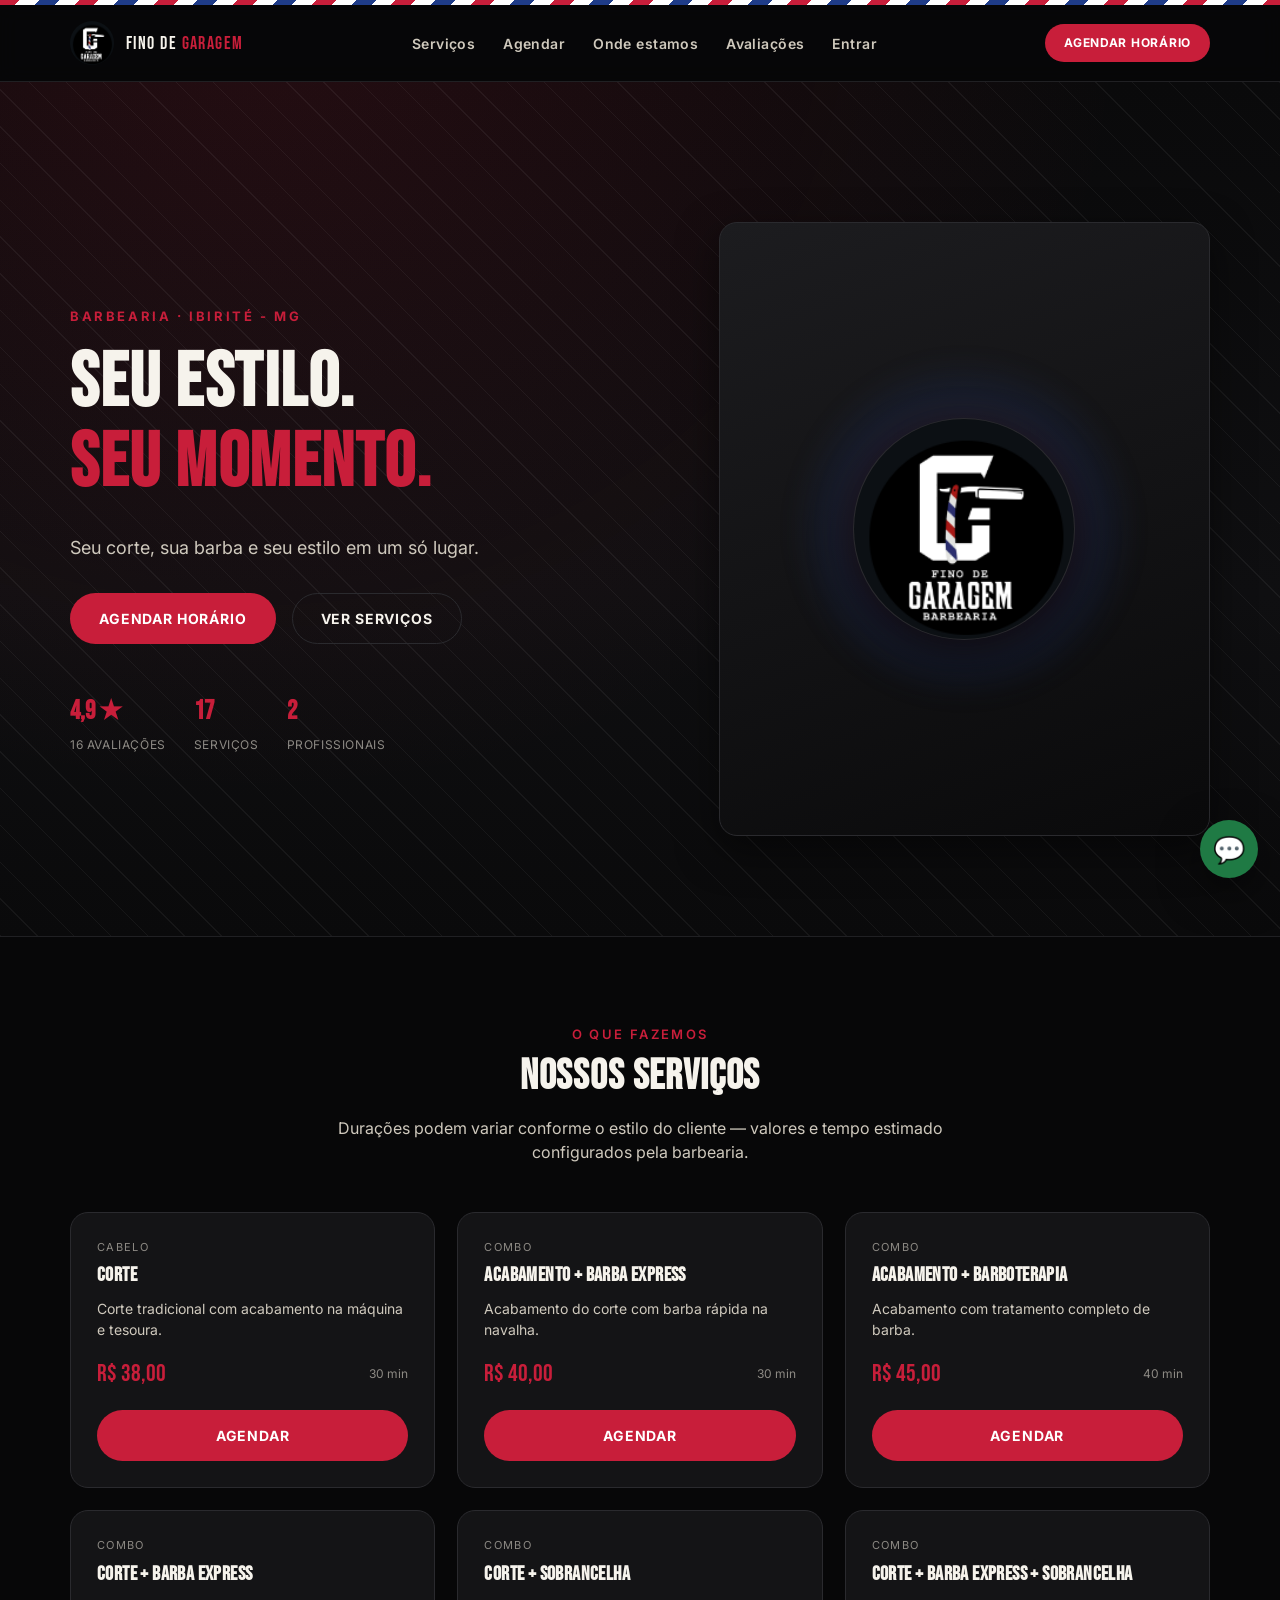
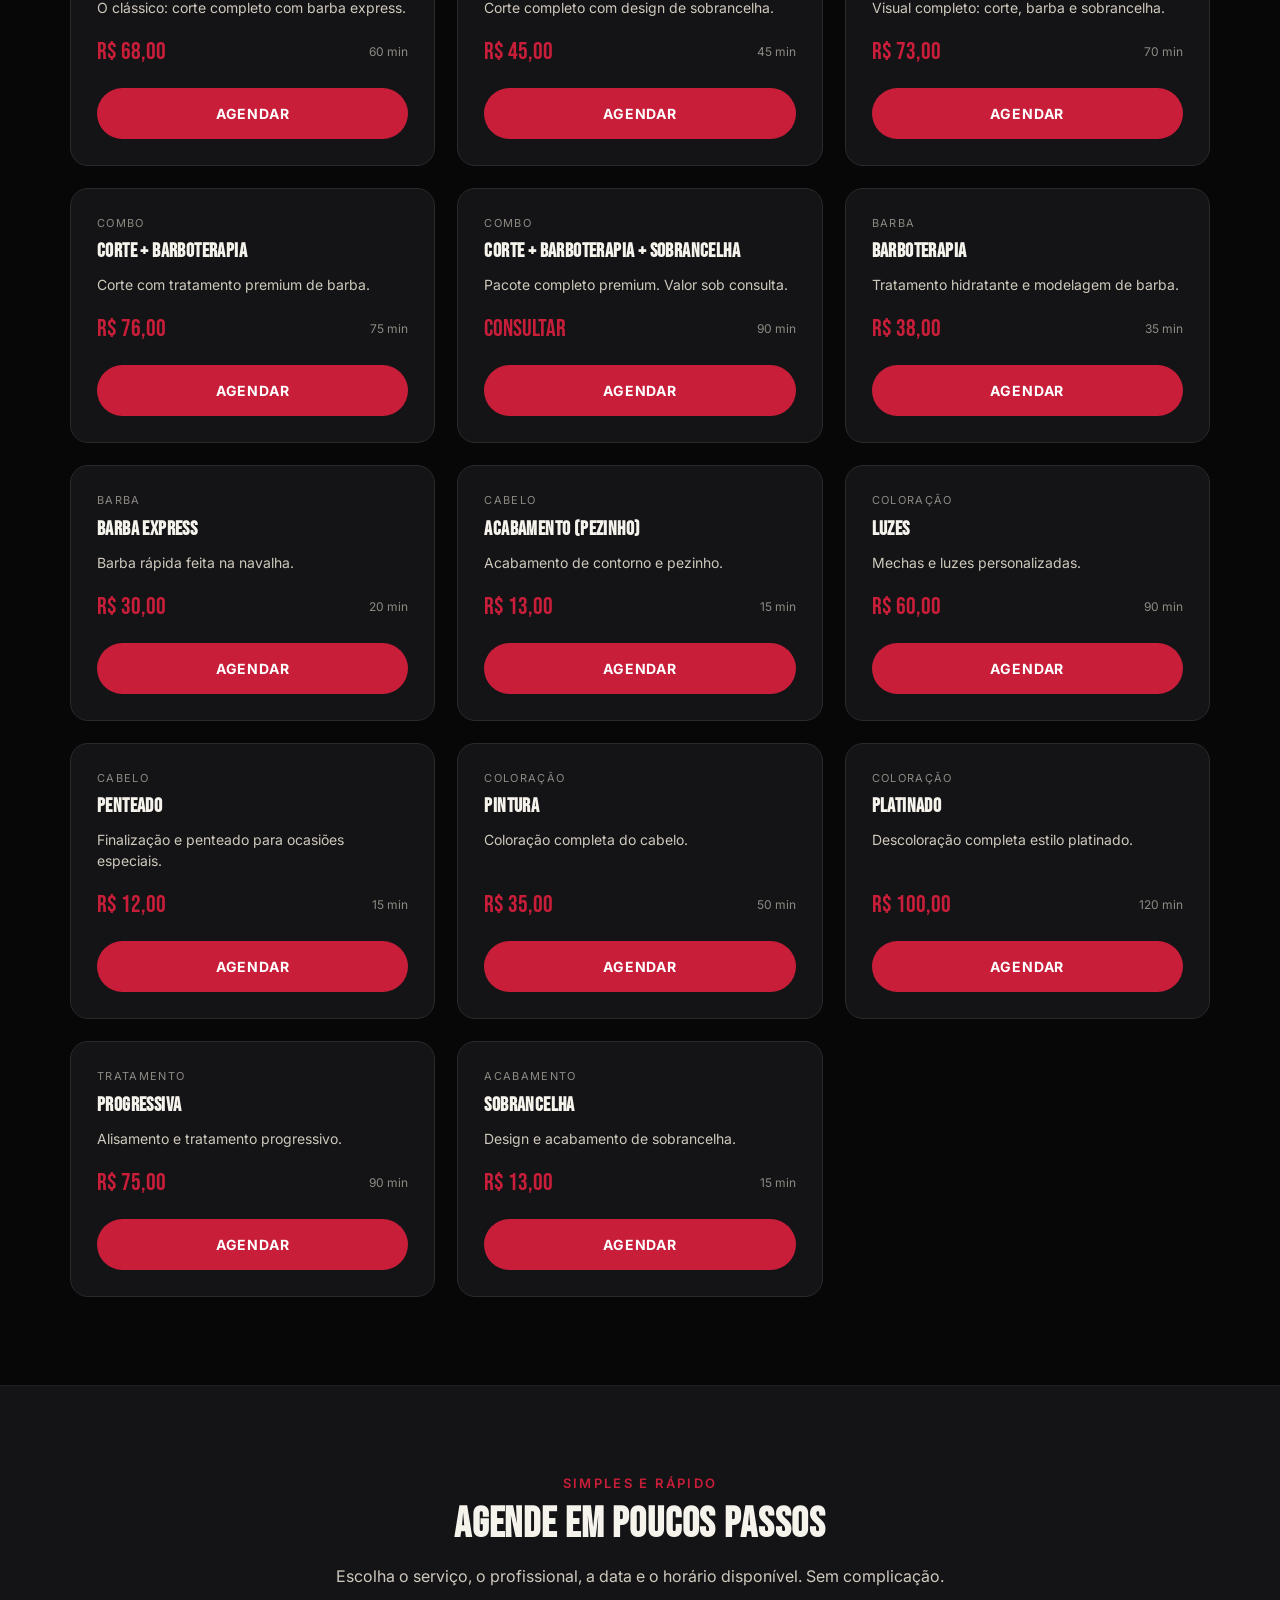
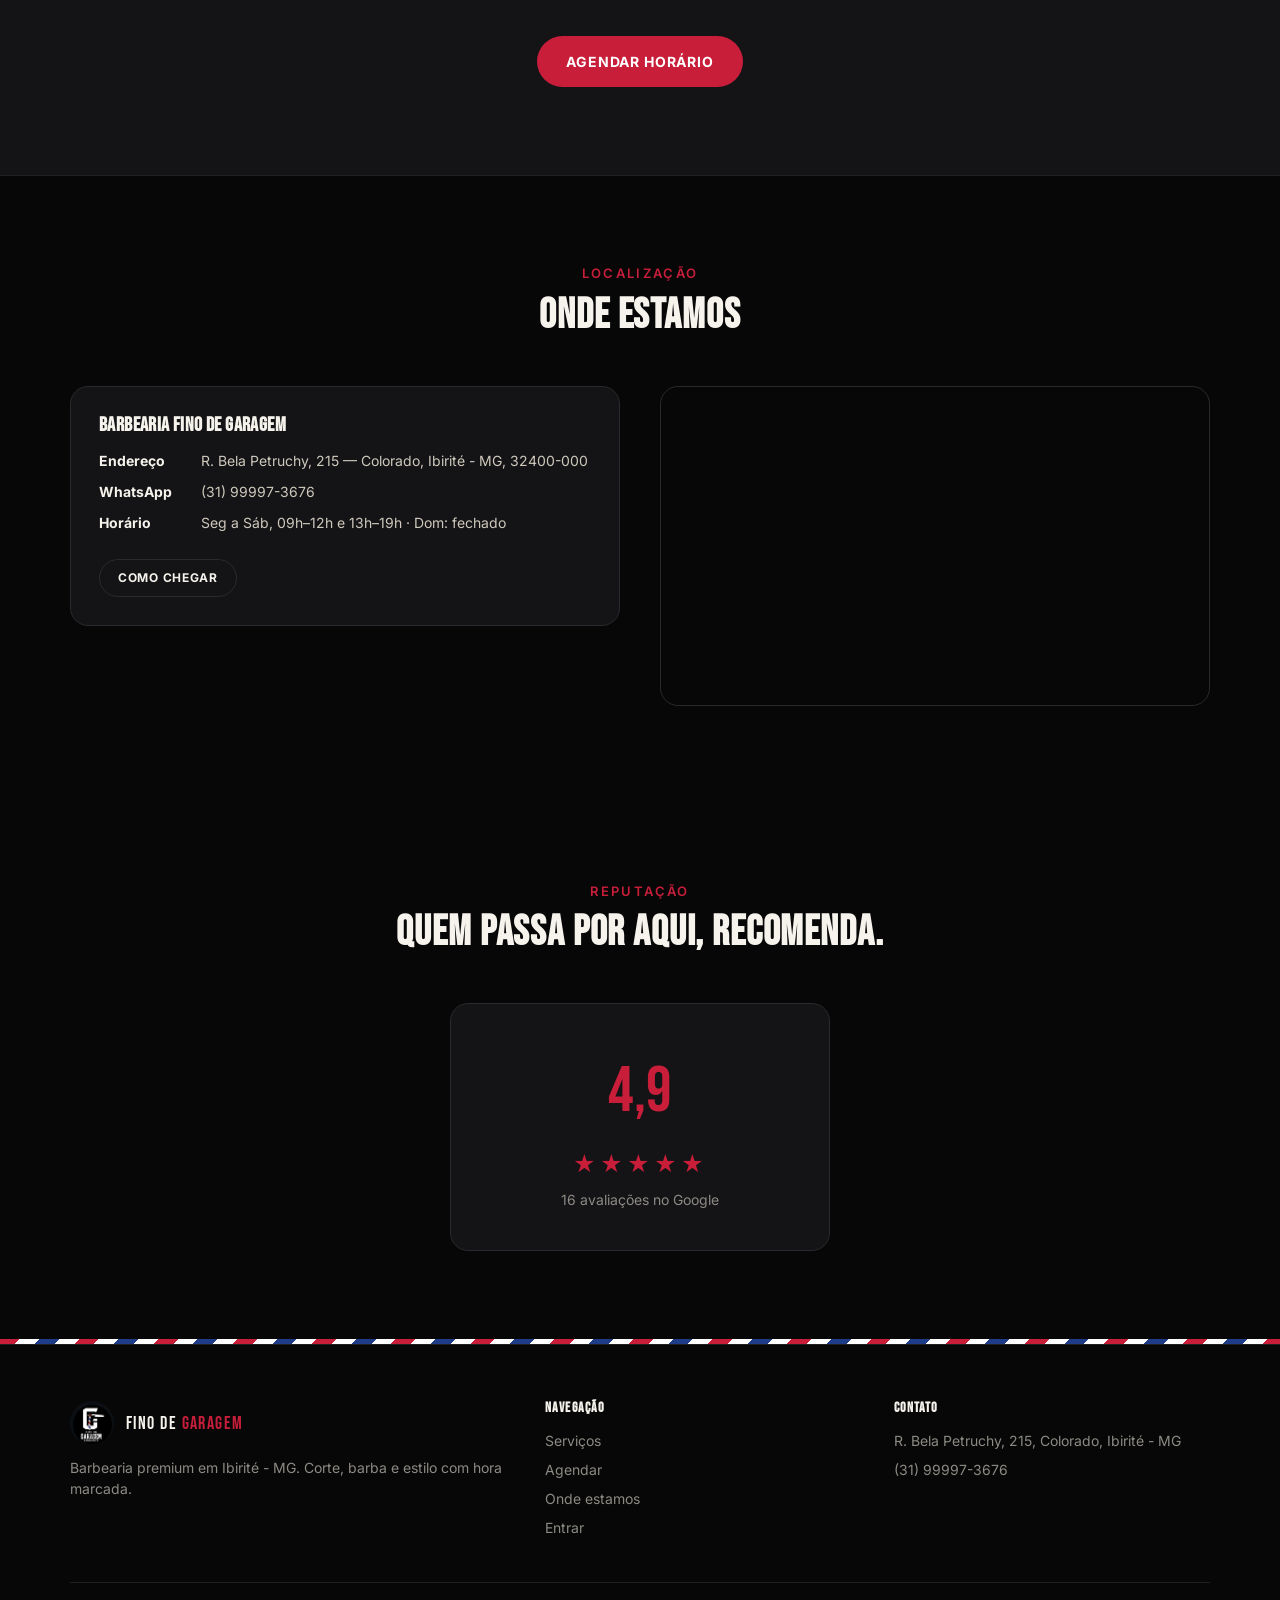
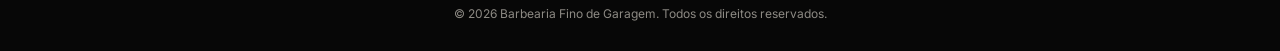
<file: index.html>
<!DOCTYPE html>
<html lang="pt-BR">
<head>
<meta charset="UTF-8" />
<meta name="viewport" content="width=device-width, initial-scale=1.0" />
<title>Barbearia Fino de Garagem | Corte, Barba e Estilo em Ibirité</title>
<meta name="description" content="Agende corte, barba e tratamentos na Barbearia Fino de Garagem, em Ibirité - MG. Agendamento online rápido, profissionais experientes e atendimento premium." />
<meta name="theme-color" content="#070708" />

<meta property="og:type" content="business.business" />
<meta property="og:title" content="Barbearia Fino de Garagem | Ibirité - MG" />
<meta property="og:description" content="Seu corte, sua barba e seu estilo em um só lugar. Agende online." />
<meta property="og:image" content="assets/logo.png" />

<link rel="icon" href="assets/logo.png" type="image/png" />
<link rel="preconnect" href="https://fonts.googleapis.com" />
<link href="https://fonts.googleapis.com/css2?family=Bebas+Neue&family=Inter:wght@400;500;600;700;800&display=swap" rel="stylesheet" />
<link rel="stylesheet" href="css/style.css" />
<link rel="stylesheet" href="css/responsive.css" />

<script type="application/ld+json">
{
  "@context": "https://schema.org",
  "@type": "BarberShop",
  "name": "Barbearia Fino de Garagem",
  "image": "assets/logo.png",
  "address": {
    "@type": "PostalAddress",
    "streetAddress": "R. Bela Petruchy, 215",
    "addressLocality": "Ibirité",
    "addressRegion": "MG",
    "postalCode": "32400-000",
    "addressCountry": "BR"
  },
  "telephone": "+5531999973676",
  "aggregateRating": {
    "@type": "AggregateRating",
    "ratingValue": "4.9",
    "reviewCount": "16"
  },
  "openingHoursSpecification": [
    { "@type": "OpeningHoursSpecification", "dayOfWeek": ["Monday","Tuesday","Wednesday","Thursday","Friday","Saturday"], "opens": "09:00", "closes": "12:00" },
    { "@type": "OpeningHoursSpecification", "dayOfWeek": ["Monday","Tuesday","Wednesday","Thursday","Friday","Saturday"], "opens": "13:00", "closes": "19:00" }
  ]
}
</script>
</head>
<body>

<div class="barber-stripe"></div>
<header class="site-header">
  <div class="container">
    <a href="index.html" class="brand">
      <img src="assets/logo.png" alt="Fino de Garagem" class="brand-logo-img" />
      <span class="brand-name">FINO DE <span>GARAGEM</span></span>
    </a>
    <nav class="main-nav" aria-label="Navegação principal">
      <a href="#servicos">Serviços</a>
      <a href="#agendar">Agendar</a>
      <a href="#onde-estamos">Onde estamos</a>
      <a href="#avaliacoes">Avaliações</a>
      <a href="pages/login.html">Entrar</a>
    </nav>
    <div class="header-actions">
      <a href="pages/agendamento.html" class="btn btn-primary btn-sm">Agendar horário</a>
      <button class="nav-toggle" aria-label="Abrir menu"><span></span></button>
    </div>
  </div>
</header>

<main>
  <section class="hero" id="topo">
    <div class="container">
      <div>
        <span class="hero-eyebrow">Barbearia · Ibirité - MG</span>
        <h1>SEU ESTILO.<br><span class="accent">SEU MOMENTO.</span></h1>
        <p class="hero-sub">Seu corte, sua barba e seu estilo em um só lugar.</p>
        <div class="hero-ctas">
          <a href="pages/agendamento.html" class="btn btn-primary">Agendar horário</a>
          <a href="#servicos" class="btn btn-outline">Ver serviços</a>
        </div>
        <div class="hero-badges">
          <div class="hero-badge"><strong>4,9 ★</strong><span>16 avaliações</span></div>
          <div class="hero-badge"><strong>17</strong><span>serviços</span></div>
          <div class="hero-badge"><strong>2</strong><span>profissionais</span></div>
        </div>
      </div>
      <div class="hero-art">
        <img src="assets/logo.png" alt="Logo Fino de Garagem" class="brand-logo-img lg" />
      </div>
    </div>
  </section>

  <section class="section" id="servicos">
    <div class="container">
      <div class="section-head">
        <span class="eyebrow">O que fazemos</span>
        <h2>Nossos serviços</h2>
        <p>Durações podem variar conforme o estilo do cliente — valores e tempo estimado configurados pela barbearia.</p>
      </div>
      <div class="services-grid" id="servicesGrid"></div>
    </div>
  </section>

  <section class="section" id="agendar" style="background:var(--charcoal);border-top:1px solid var(--line-soft);border-bottom:1px solid var(--line-soft);">
    <div class="container text-center">
      <div class="section-head">
        <span class="eyebrow">Simples e rápido</span>
        <h2>Agende em poucos passos</h2>
        <p>Escolha o serviço, o profissional, a data e o horário disponível. Sem complicação.</p>
      </div>
      <a href="pages/agendamento.html" class="btn btn-primary">Agendar horário</a>
    </div>
  </section>

  <section class="section" id="onde-estamos">
    <div class="container">
      <div class="section-head">
        <span class="eyebrow">Localização</span>
        <h2>Onde estamos</h2>
      </div>
      <div class="two-col">
        <div class="info-card">
          <h3 id="addressTitle">Barbearia Fino de Garagem</h3>
          <div class="info-row"><strong>Endereço</strong><span id="addressLine">R. Bela Petruchy, 215 — Colorado, Ibirité - MG, 32400-000</span></div>
          <div class="info-row"><strong>WhatsApp</strong><span>(31) 99997-3676</span></div>
          <div class="info-row"><strong>Horário</strong><span>Seg a Sáb, 09h–12h e 13h–19h · Dom: fechado</span></div>
          <a href="#" id="comoChegarBtn" target="_blank" rel="noopener" class="btn btn-outline btn-sm mt-16">Como chegar</a>
        </div>
        <div class="map-embed">
          <iframe id="mapFrame" loading="lazy" referrerpolicy="no-referrer-when-downgrade" title="Mapa da Barbearia Fino de Garagem"></iframe>
        </div>
      </div>
    </div>
  </section>

  <section class="section" id="avaliacoes">
    <div class="container">
      <div class="section-head">
        <span class="eyebrow">Reputação</span>
        <h2>Quem passa por aqui, recomenda.</h2>
      </div>
      <div class="rating-block" style="max-width:380px;margin:0 auto;">
        <div class="rating-score" id="ratingScore">4,9</div>
        <div class="rating-stars">★★★★★</div>
        <div class="rating-count" id="ratingCount">16 avaliações no Google</div>
      </div>
    </div>
  </section>
</main>

<div class="barber-stripe"></div>

<footer class="site-footer">
  <div class="container">
    <div class="footer-grid">
      <div class="footer-col">
        <div class="brand" style="margin-bottom:12px;">
          <img src="assets/logo.png" alt="Fino de Garagem" class="brand-logo-img" />
          <span class="brand-name">FINO DE <span>GARAGEM</span></span>
        </div>
        <p>Barbearia premium em Ibirité - MG. Corte, barba e estilo com hora marcada.</p>
      </div>
      <div class="footer-col">
        <h4>Navegação</h4>
        <a href="#servicos">Serviços</a>
        <a href="pages/agendamento.html">Agendar</a>
        <a href="#onde-estamos">Onde estamos</a>
        <a href="pages/login.html">Entrar</a>
      </div>
      <div class="footer-col">
        <h4>Contato</h4>
        <p id="footerAddress">R. Bela Petruchy, 215, Colorado, Ibirité - MG</p>
        <a href="#" id="footerWhatsapp" target="_blank" rel="noopener">(31) 99997-3676</a>
      </div>
    </div>
    <div class="footer-bottom">© 2026 Barbearia Fino de Garagem. Todos os direitos reservados.</div>
  </div>
</footer>

<a href="#" class="whatsapp-float" target="_blank" rel="noopener" aria-label="Falar com a barbearia no WhatsApp">💬</a>

<script src="js/data.js"></script>
<script src="js/auth.js"></script>
<script src="js/main.js"></script>
<script>
(function () {
  const { db, ui } = window.FDG;
  const settings = db.getSettings();

  document.getElementById("addressLine").textContent =
    `${settings.address.street}, ${settings.address.number} — ${settings.address.neighborhood}, ${settings.address.city} - ${settings.address.state}, ${settings.address.zip}`;
  document.getElementById("footerAddress").textContent =
    `${settings.address.street}, ${settings.address.number}, ${settings.address.neighborhood}, ${settings.address.city} - ${settings.address.state}`;
  document.getElementById("ratingScore").textContent = settings.rating.toFixed(1).replace(".", ",");
  document.getElementById("ratingCount").textContent = `${settings.reviewsCount} avaliações no Google`;

  const mapsQuery = encodeURIComponent(settings.mapsQuery);
  document.getElementById("mapFrame").src = `https://maps.google.com/maps?q=${mapsQuery}&output=embed`;
  document.getElementById("comoChegarBtn").href = `https://www.google.com/maps/dir/?api=1&destination=${mapsQuery}`;

  const waLink = ui.whatsappLink("Olá! Gostaria de agendar um horário na Fino de Garagem.");
  document.getElementById("footerWhatsapp").href = waLink;

  const grid = document.getElementById("servicesGrid");
  grid.innerHTML = db.getServices().map((s) => `
    <div class="service-card">
      <span class="cat">${ui.escapeHtml(s.category)}</span>
      <h3>${ui.escapeHtml(s.name)}</h3>
      <p class="desc">${ui.escapeHtml(s.description)}</p>
      <div class="meta">
        <span class="price">${s.price !== null ? ui.formatBRL(s.price) : "Consultar"}</span>
        <span class="duration">${s.duration} min</span>
      </div>
      <a href="pages/agendamento.html?service=${s.id}" class="btn btn-primary btn-block">Agendar</a>
    </div>
  `).join("");
})();
</script>
</body>
</html>
</file>
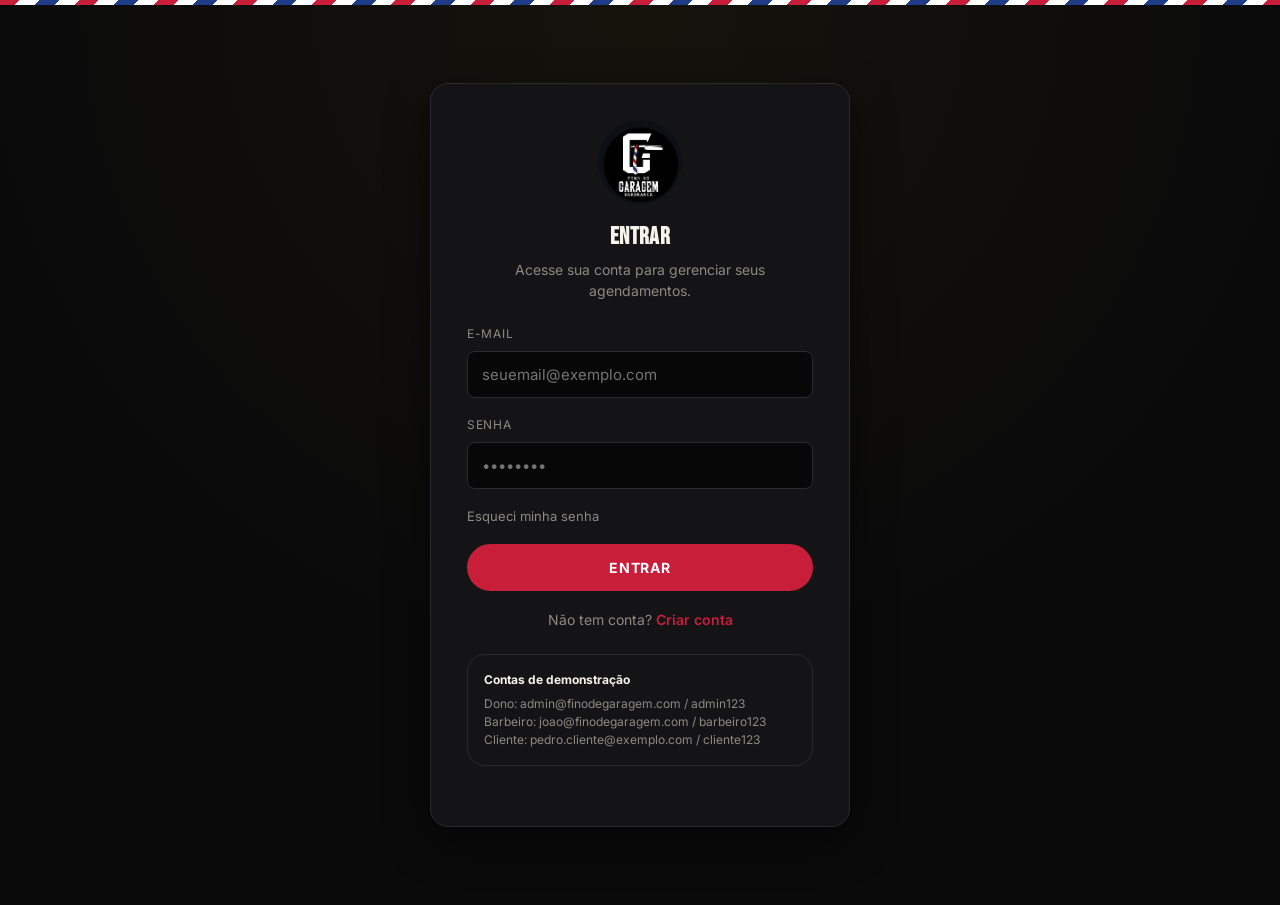
<file: pages/admin.html>
<!DOCTYPE html>
<html lang="pt-BR">
<head>
<meta charset="UTF-8" />
<meta name="viewport" content="width=device-width, initial-scale=1.0" />
<title>Painel Administrativo | Fino de Garagem</title>
<link rel="icon" href="../assets/logo.png" type="image/png" />
<link rel="preconnect" href="https://fonts.googleapis.com" />
<link href="https://fonts.googleapis.com/css2?family=Bebas+Neue&family=Inter:wght@400;500;600;700;800&display=swap" rel="stylesheet" />
<link rel="stylesheet" href="../css/style.css" />
<link rel="stylesheet" href="../css/responsive.css" />
</head>
<body>

<div class="barber-stripe"></div>
<div class="mobile-topbar">
  <div class="brand"><img src="../assets/logo.png" alt="Fino de Garagem" class="brand-logo-img sidebar" /><span class="brand-name">FINO DE <span>GARAGEM</span></span></div>
  <button class="nav-toggle sidebar-toggle" aria-label="Abrir menu"><span></span></button>
</div>

<div class="app-shell" id="adminApp">
  <aside class="app-sidebar">
    <div class="brand"><img src="../assets/logo.png" alt="Fino de Garagem" class="brand-logo-img sidebar" /><span class="brand-name">FINO DE <span>GARAGEM</span></span></div>
    <nav class="sidebar-nav">
      <a href="#" class="active" data-section-link="dashboard">📊 Dashboard</a>
      <a href="#" data-section-link="agenda">📅 Agenda</a>
      <a href="#" data-section-link="appointments">🗂️ Agendamentos</a>
      <a href="#" data-section-link="clients">👥 Clientes</a>
      <a href="#" data-section-link="services">✂️ Serviços</a>
      <a href="#" data-section-link="hours">🕒 Horários</a>
      <a href="#" data-section-link="blocks">🚫 Bloqueios</a>
      <a href="#" data-section-link="finance">💵 Financeiro</a>
      <a href="#" data-section-link="commissions">🤝 Comissões</a>
      <a href="#" data-section-link="settings">⚙️ Configurações</a>
    </nav>
    <div class="sidebar-foot">
      <div class="avatar" data-user-initials></div>
      <div class="who"><strong data-user-name></strong><span>Administrador</span></div>
      <button class="btn btn-ghost btn-sm" id="logoutBtn">Saída</button>
    </div>
  </aside>

  <main class="app-main">
    <!-- DASHBOARD -->
    <section data-section="dashboard">
      <div class="app-topbar"><div><h1>Dashboard</h1><p class="sub">Visão geral da barbearia.</p></div></div>

      <h3 style="font-size:13px;color:var(--muted);text-transform:uppercase;letter-spacing:.08em;margin-bottom:12px;">Hoje</h3>
      <div class="kpi-grid">
        <div class="kpi-card"><div class="label">Agendamentos</div><div class="value" id="dashTodayCount">0</div></div>
        <div class="kpi-card"><div class="label">Concluídos</div><div class="value" id="dashTodayDone">0</div></div>
        <div class="kpi-card"><div class="label">Faturamento</div><div class="value gold" id="dashTodayRevenue">R$ 0</div></div>
        <div class="kpi-card"><div class="label">Próximo cliente</div><div class="value" style="font-size:16px;" id="dashNextClient">—</div></div>
      </div>

      <h3 style="font-size:13px;color:var(--muted);text-transform:uppercase;letter-spacing:.08em;margin:24px 0 12px;">Semana</h3>
      <div class="kpi-grid">
        <div class="kpi-card"><div class="label">Agendamentos</div><div class="value" id="dashWeekCount">0</div></div>
        <div class="kpi-card"><div class="label">Faturamento</div><div class="value gold" id="dashWeekRevenue">R$ 0</div></div>
        <div class="kpi-card"><div class="label">Serviço mais vendido</div><div class="value" style="font-size:15px;" id="dashWeekTopService">—</div></div>
        <div class="kpi-card"><div class="label">Profissional destaque</div><div class="value" style="font-size:15px;" id="dashWeekTopPro">—</div></div>
      </div>
      <div class="panel" style="margin-top:16px;">
        <div class="panel-head"><h3>Faturamento — últimos 7 dias</h3></div>
        <div id="weekChart"></div>
      </div>

      <h3 style="font-size:13px;color:var(--muted);text-transform:uppercase;letter-spacing:.08em;margin:24px 0 12px;">Mês</h3>
      <div class="kpi-grid">
        <div class="kpi-card"><div class="label">Faturamento</div><div class="value gold" id="dashMonthRevenue">R$ 0</div></div>
        <div class="kpi-card"><div class="label">Clientes atendidos</div><div class="value" id="dashMonthClients">0</div></div>
        <div class="kpi-card"><div class="label">Ticket médio</div><div class="value" id="dashMonthAvgTicket">R$ 0</div></div>
        <div class="kpi-card"><div class="label">Comissões</div><div class="value" id="dashMonthCommissions">R$ 0</div></div>
      </div>
    </section>

    <!-- AGENDA -->
    <section data-section="agenda" class="hide">
      <div class="app-topbar">
        <div><h1>Agenda</h1><p class="sub">Visão diária por profissional.</p></div>
        <select id="agendaProfessionalSelect" style="background:var(--charcoal);border:1px solid var(--line);color:var(--bone);padding:10px 14px;border-radius:8px;"></select>
      </div>
      <div class="agenda-toolbar">
        <div class="flex gap-12">
          <button class="btn btn-outline btn-sm" id="adminAgendaPrev">‹</button>
          <button class="btn btn-outline btn-sm" id="adminAgendaToday">Hoje</button>
          <button class="btn btn-outline btn-sm" id="adminAgendaNext">›</button>
        </div>
        <strong id="adminAgendaDateLabel" style="color:var(--bone);"></strong>
      </div>
      <div class="panel" id="adminAgendaContainer"></div>
    </section>

    <!-- AGENDAMENTOS -->
    <section data-section="appointments" class="hide">
      <div class="app-topbar"><div><h1>Agendamentos</h1><p class="sub">Todos os agendamentos da barbearia.</p></div></div>
      <div id="allAppointmentsWrap"></div>
    </section>

    <!-- CLIENTES -->
    <section data-section="clients" class="hide">
      <div class="app-topbar"><div><h1>Clientes</h1><p class="sub">CRM simples com histórico e observações.</p></div></div>
      <div id="clientsWrap"></div>
    </section>

    <!-- SERVIÇOS -->
    <section data-section="services" class="hide">
      <div class="app-topbar">
        <div><h1>Serviços</h1><p class="sub">Adicione, edite ou desative serviços.</p></div>
        <button class="btn btn-primary" id="addServiceBtn">+ Novo serviço</button>
      </div>
      <div id="servicesWrap"></div>
    </section>

    <!-- HORÁRIOS -->
    <section data-section="hours" class="hide">
      <div class="app-topbar"><div><h1>Horário de funcionamento</h1><p class="sub">Defina os intervalos de atendimento e o horário de almoço de cada dia.</p></div></div>
      <div id="hoursWrap"></div>
    </section>

    <!-- BLOQUEIOS -->
    <section data-section="blocks" class="hide">
      <div class="app-topbar">
        <div><h1>Bloqueios</h1><p class="sub">Bloqueie horários, dias inteiros ou defina folgas.</p></div>
        <button class="btn btn-primary" id="openAdminBlockModal">+ Bloquear horário</button>
      </div>
      <div id="blocksWrap"></div>
    </section>

    <!-- FINANCEIRO -->
    <section data-section="finance" class="hide">
      <div class="app-topbar">
        <div><h1>Financeiro</h1><p class="sub">Faturamento, pagamentos e cancelamentos.</p></div>
        <div class="flex gap-12" style="flex-wrap:wrap;">
          <select id="financePeriodSelect" style="background:var(--charcoal);border:1px solid var(--line);color:var(--bone);padding:10px 14px;border-radius:8px;">
            <option value="0">Hoje</option>
            <option value="7">7 dias</option>
            <option value="30" selected>30 dias</option>
            <option value="custom">Personalizado</option>
          </select>
          <div class="flex gap-12 hide" id="financeCustomRange">
            <input type="date" id="financeFrom" style="background:var(--charcoal);border:1px solid var(--line);color:var(--bone);padding:10px;border-radius:8px;" />
            <input type="date" id="financeTo" style="background:var(--charcoal);border:1px solid var(--line);color:var(--bone);padding:10px;border-radius:8px;" />
            <button class="btn btn-outline btn-sm" id="financeApplyCustom">Aplicar</button>
          </div>
        </div>
      </div>
      <div class="kpi-grid">
        <div class="kpi-card"><div class="label">Receita bruta</div><div class="value gold" id="financeGross">R$ 0</div></div>
        <div class="kpi-card"><div class="label">Pagamentos confirmados</div><div class="value" id="financePaid">R$ 0</div></div>
        <div class="kpi-card"><div class="label">Pagamentos pendentes</div><div class="value" id="financePending">R$ 0</div></div>
        <div class="kpi-card"><div class="label">Cancelamentos</div><div class="value" id="financeCancelled">0</div></div>
        <div class="kpi-card"><div class="label">Comissões</div><div class="value" id="financeCommissions">R$ 0</div></div>
        <div class="kpi-card"><div class="label">Lucro líquido estimado</div><div class="value gold" id="financeNet">R$ 0</div></div>
      </div>
      <p class="integration-note" style="max-width:640px;">Valores calculados a partir dos agendamentos reais registrados neste protótipo (dados fictícios de demonstração). Em produção, a mesma lógica consulta o banco de dados real via API.</p>
    </section>

    <!-- COMISSÕES -->
    <section data-section="commissions" class="hide">
      <div class="app-topbar"><div><h1>Pagamento do funcionário</h1><p class="sub">Comissões calculadas automaticamente por atendimento concluído.</p></div></div>
      <div id="commissionsWrap"></div>
    </section>

    <!-- CONFIGURAÇÕES -->
    <section data-section="settings" class="hide">
      <div class="app-topbar"><div><h1>Configurações</h1><p class="sub">Dados da barbearia exibidos no site público.</p></div></div>
      <div class="panel" style="max-width:560px;">
        <form id="settingsForm">
          <div class="field"><label for="st-name">Nome da barbearia</label><input type="text" id="st-name" name="businessName" required /></div>
          <div class="flex gap-12">
            <div class="field" style="flex:2;"><label for="st-street">Rua</label><input type="text" id="st-street" name="street" required /></div>
            <div class="field" style="flex:1;"><label for="st-number">Número</label><input type="text" id="st-number" name="number" required /></div>
          </div>
          <div class="flex gap-12">
            <div class="field" style="flex:1;"><label for="st-neighborhood">Bairro</label><input type="text" id="st-neighborhood" name="neighborhood" required /></div>
            <div class="field" style="flex:1;"><label for="st-city">Cidade</label><input type="text" id="st-city" name="city" required /></div>
            <div class="field" style="flex:1;"><label for="st-state">UF</label><input type="text" id="st-state" name="state" maxlength="2" required /></div>
          </div>
          <div class="field"><label for="st-zip">CEP</label><input type="text" id="st-zip" name="zip" required /></div>
          <div class="field"><label for="st-whatsapp">WhatsApp (DDI+DDD+número)</label><input type="text" id="st-whatsapp" name="whatsapp" required /></div>
          <div class="flex gap-12">
            <div class="field" style="flex:1;"><label for="st-rating">Nota (Google)</label><input type="number" id="st-rating" name="rating" step="0.1" min="0" max="5" /></div>
            <div class="field" style="flex:1;"><label for="st-reviews">Nº de avaliações</label><input type="number" id="st-reviews" name="reviewsCount" min="0" /></div>
          </div>
          <button type="submit" class="btn btn-primary">Salvar configurações</button>
        </form>
      </div>
    </section>
  </main>
</div>

<!-- Modal: detalhe/status de agendamento -->
<div class="modal-overlay" id="apptDetailModal">
  <div class="modal-box">
    <div class="modal-head"><h3>Agendamento</h3><button class="modal-close" data-close-modal="apptDetailModal">&times;</button></div>
    <div id="apptDetailBody"></div>
    <button class="btn btn-primary btn-block mt-16" id="saveApptDetailBtn">Salvar</button>
  </div>
</div>

<!-- Modal: detalhe de cliente -->
<div class="modal-overlay" id="clientDetailModal">
  <div class="modal-box">
    <div class="modal-head"><h3>Cliente</h3><button class="modal-close" data-close-modal="clientDetailModal">&times;</button></div>
    <div id="clientDetailBody"></div>
  </div>
</div>

<!-- Modal: serviço -->
<div class="modal-overlay" id="serviceModal">
  <div class="modal-box">
    <div class="modal-head"><h3 id="serviceModalTitle">Serviço</h3><button class="modal-close" data-close-modal="serviceModal">&times;</button></div>
    <form id="serviceForm">
      <input type="hidden" name="id" />
      <div class="field"><label>Nome</label><input type="text" name="name" required /></div>
      <div class="flex gap-12">
        <div class="field" style="flex:1;"><label>Preço (R$, vazio = Consultar)</label><input type="number" name="price" step="0.01" min="0" /></div>
        <div class="field" style="flex:1;"><label>Duração (min)</label><input type="number" name="duration" min="5" step="5" required /></div>
      </div>
      <div class="field"><label>Categoria</label><input type="text" name="category" /></div>
      <div class="field"><label>Descrição</label><textarea name="description" rows="2"></textarea></div>
      <div class="field"><label><input type="checkbox" name="active" /> Serviço ativo</label></div>
      <div class="flex gap-12">
        <button type="submit" class="btn btn-primary">Salvar</button>
        <button type="button" class="btn btn-danger" id="deleteServiceBtn">Excluir</button>
      </div>
    </form>
  </div>
</div>

<!-- Modal: bloqueio (admin) -->
<div class="modal-overlay" id="adminBlockModal">
  <div class="modal-box">
    <div class="modal-head"><h3>Bloquear horário</h3><button class="modal-close" data-close-modal="adminBlockModal">&times;</button></div>
    <form id="adminBlockForm">
      <div class="field"><label>Profissional</label><select id="blockProfessionalSelect" name="professionalId"></select></div>
      <div class="field"><label>Data</label><input type="date" name="date" required /></div>
      <div id="adminBlockTimeFields" class="flex gap-12">
        <div class="field" style="flex:1;"><label>Início</label><input type="time" name="startTime" value="09:00" /></div>
        <div class="field" style="flex:1;"><label>Fim</label><input type="time" name="endTime" value="10:00" /></div>
      </div>
      <div class="field"><label><input type="checkbox" name="fullDay" id="adminFullDayToggle" /> Bloquear dia inteiro</label></div>
      <div class="field">
        <label>Motivo</label>
        <select name="reason">
          <option>Compromisso pessoal</option>
          <option>Manutenção</option>
          <option>Folga</option>
          <option>Horário reservado</option>
          <option>Imprevisto</option>
        </select>
      </div>
      <button type="submit" class="btn btn-primary btn-block">Confirmar bloqueio</button>
    </form>
  </div>
</div>

<!-- Modal: registrar pagamento de funcionário -->
<div class="modal-overlay" id="paymentModal">
  <div class="modal-box">
    <div class="modal-head"><h3>Registrar pagamento</h3><button class="modal-close" data-close-modal="paymentModal">&times;</button></div>
    <form id="paymentForm">
      <input type="hidden" name="professionalId" />
      <div class="flex gap-12">
        <div class="field" style="flex:1;"><label>Período início</label><input type="date" name="periodStart" required /></div>
        <div class="field" style="flex:1;"><label>Período fim</label><input type="date" name="periodEnd" required /></div>
      </div>
      <div class="field"><label>Valor pago (R$)</label><input type="number" name="amountPaid" step="0.01" min="0" required /></div>
      <div class="field"><label>Método</label>
        <select name="method"><option value="pix">Pix</option><option value="dinheiro">Dinheiro</option><option value="transferencia">Transferência</option></select>
      </div>
      <div class="field"><label>Observação</label><textarea name="notes" rows="2"></textarea></div>
      <button type="submit" class="btn btn-primary btn-block">Registrar pagamento</button>
    </form>
  </div>
</div>

<script src="../js/data.js"></script>
<script src="../js/auth.js"></script>
<script src="../js/main.js"></script>
<script src="../js/agenda.js"></script>
<script src="../js/admin.js"></script>
<script>
  document.getElementById("logoutBtn")?.addEventListener("click", () => { window.FDG.auth.logout(); location.href = "login.html"; });
</script>
</body>
</html>
</file>
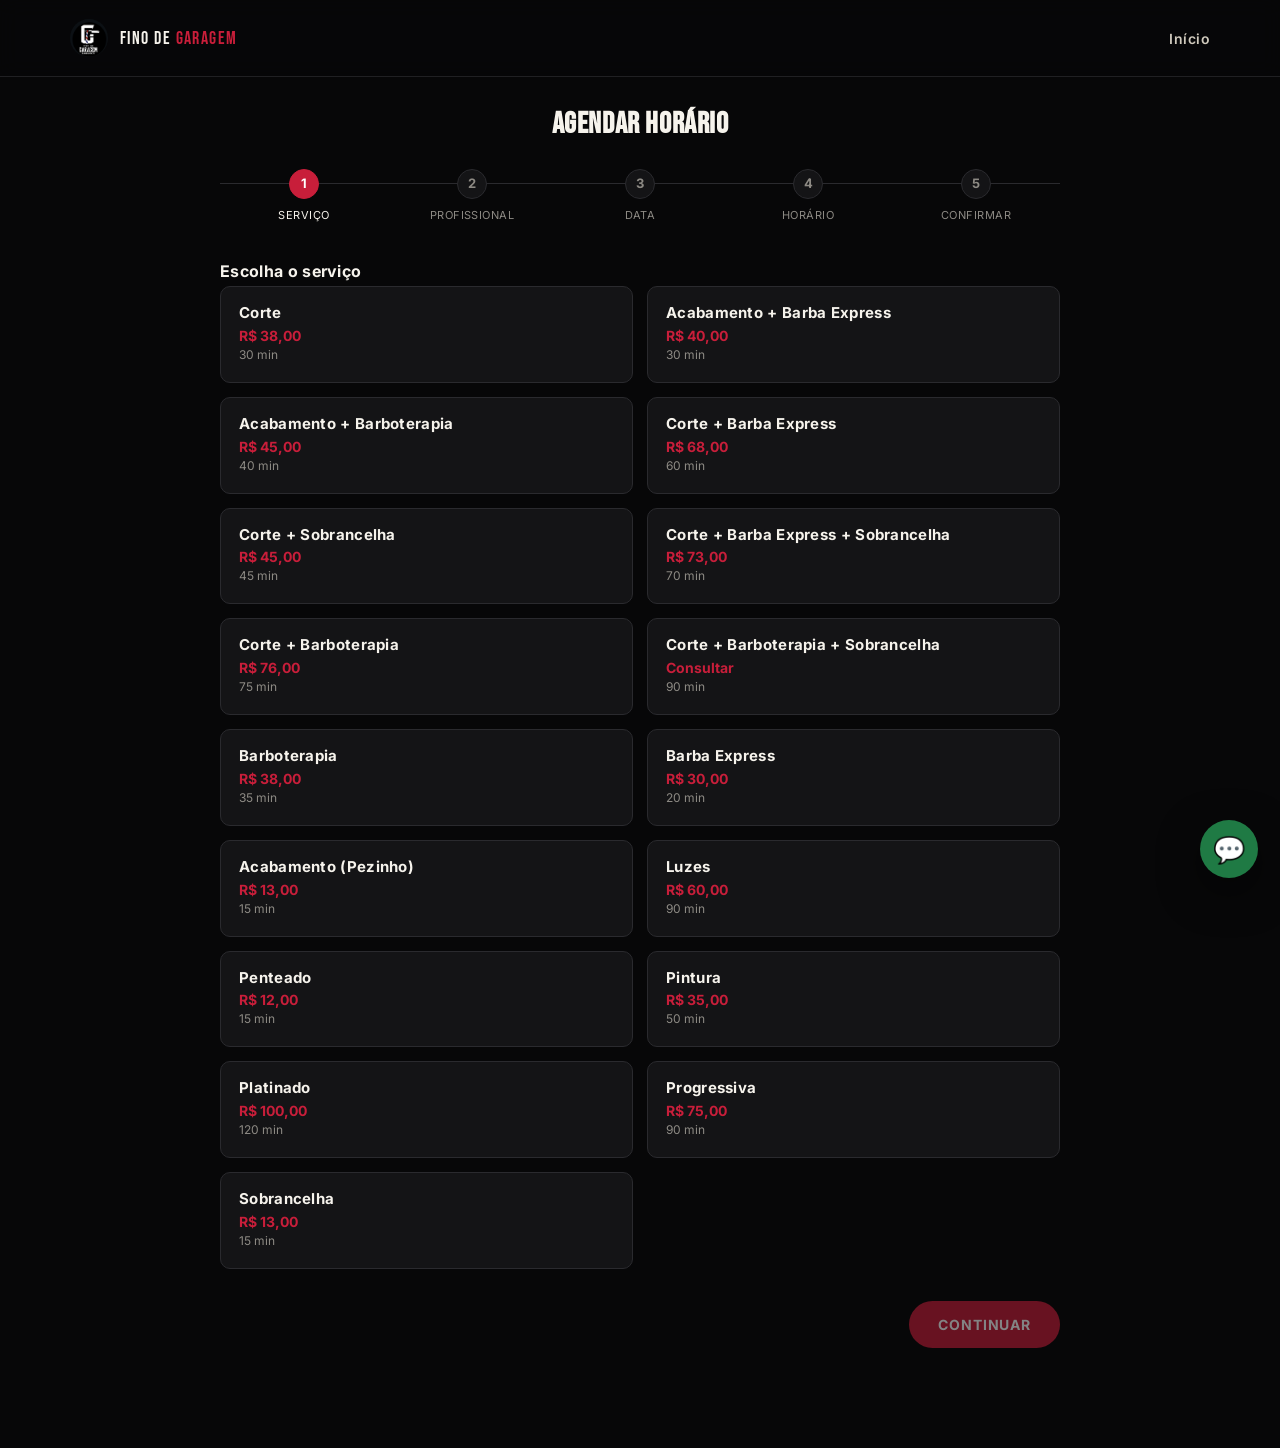
<file: pages/agendamento.html>
<!DOCTYPE html>
<html lang="pt-BR">
<head>
<meta charset="UTF-8" />
<meta name="viewport" content="width=device-width, initial-scale=1.0" />
<title>Agendar horário | Fino de Garagem</title>
<meta name="description" content="Agende seu horário na Barbearia Fino de Garagem em poucos passos." />
<link rel="icon" href="../assets/logo.png" type="image/png" />
<link rel="preconnect" href="https://fonts.googleapis.com" />
<link href="https://fonts.googleapis.com/css2?family=Bebas+Neue&family=Inter:wght@400;500;600;700;800&display=swap" rel="stylesheet" />
<link rel="stylesheet" href="../css/style.css" />
<link rel="stylesheet" href="../css/responsive.css" />
</head>
<body>

<header class="site-header">
  <div class="container">
    <a href="../index.html" class="brand">
      <img src="../assets/logo.png" alt="Fino de Garagem" class="brand-logo-img sidebar" />
      <span class="brand-name">FINO DE <span>GARAGEM</span></span>
    </a>
    <nav class="main-nav"><a href="../index.html">Início</a></nav>
  </div>
</header>

<div class="booking-shell">
  <h2 class="text-center" style="font-size:30px;margin-bottom:28px;">Agendar horário</h2>

  <div class="stepper">
    <div class="step" data-step="1"><div class="dot">1</div><span class="label">Serviço</span></div>
    <div class="step" data-step="2"><div class="dot">2</div><span class="label">Profissional</span></div>
    <div class="step" data-step="3"><div class="dot">3</div><span class="label">Data</span></div>
    <div class="step" data-step="4"><div class="dot">4</div><span class="label">Horário</span></div>
    <div class="step" data-step="5"><div class="dot">5</div><span class="label">Confirmar</span></div>
  </div>

  <!-- Passo 1 -->
  <section class="booking-step" data-step="1">
    <h3 style="font-family:var(--font-body);font-size:16px;text-transform:none;color:var(--bone);">Escolha o serviço</h3>
    <div class="option-grid" id="serviceOptions"></div>
    <div class="booking-nav">
      <span></span>
      <button class="btn btn-primary" id="toStep2" disabled>Continuar</button>
    </div>
  </section>

  <!-- Passo 2 -->
  <section class="booking-step hide" data-step="2">
    <h3 style="font-family:var(--font-body);font-size:16px;text-transform:none;color:var(--bone);">Escolha o profissional</h3>
    <div class="option-grid" id="professionalOptions"></div>
    <div class="booking-nav">
      <button class="btn btn-outline" id="backStep1">Voltar</button>
      <button class="btn btn-primary" id="toStep3" disabled>Continuar</button>
    </div>
  </section>

  <!-- Passo 3 -->
  <section class="booking-step hide" data-step="3">
    <h3 style="font-family:var(--font-body);font-size:16px;text-transform:none;color:var(--bone);">Escolha a data</h3>
    <div class="option-grid" style="grid-template-columns:repeat(4,1fr);" id="dateOptions"></div>
    <div class="booking-nav">
      <button class="btn btn-outline" id="backStep2">Voltar</button>
      <button class="btn btn-primary" id="toStep4" disabled>Continuar</button>
    </div>
  </section>

  <!-- Passo 4 -->
  <section class="booking-step hide" data-step="4">
    <h3 style="font-family:var(--font-body);font-size:16px;text-transform:none;color:var(--bone);">Escolha o horário</h3>
    <div class="slots-grid" id="slotOptions"></div>
    <div class="empty-state hide" id="slotsEmpty">
      <div class="icon">🗓️</div>
      <p>Não há horários disponíveis nesta data para este profissional. Escolha outra data.</p>
    </div>
    <div class="booking-nav">
      <button class="btn btn-outline" id="backStep3">Voltar</button>
      <button class="btn btn-primary" id="toStep5" disabled>Continuar</button>
    </div>
  </section>

  <!-- Passo 5 -->
  <section class="booking-step hide" data-step="5">
    <h3 style="font-family:var(--font-body);font-size:16px;text-transform:none;color:var(--bone);">Confirme seu agendamento</h3>
    <div class="summary-card">
      <div class="summary-row"><span class="label">Serviço</span><span class="value" id="summaryService"></span></div>
      <div class="summary-row"><span class="label">Profissional</span><span class="value" id="summaryProfessional"></span></div>
      <div class="summary-row"><span class="label">Data</span><span class="value" id="summaryDate"></span></div>
      <div class="summary-row"><span class="label">Horário</span><span class="value" id="summaryTime"></span></div>
      <div class="summary-row total"><span class="label">Valor</span><span class="value" id="summaryPrice"></span></div>
    </div>

    <h3 style="font-family:var(--font-body);font-size:16px;text-transform:none;color:var(--bone);margin-top:24px;">Forma de pagamento</h3>
    <div class="pay-methods">
      <label class="option-card"><input type="radio" name="paymentMethod" value="local" checked style="margin-bottom:8px;" /><h4>Na barbearia</h4><span class="small">Dinheiro, pix ou cartão no local</span></label>
      <label class="option-card"><input type="radio" name="paymentMethod" value="pix" style="margin-bottom:8px;" /><h4>Pix antecipado</h4><span class="small">Pague agora via Pix</span></label>
      <label class="option-card"><input type="radio" name="paymentMethod" value="cartao" style="margin-bottom:8px;" /><h4>Cartão online</h4><span class="small">Checkout online</span></label>
    </div>

    <div class="booking-nav">
      <button class="btn btn-outline" id="backStep4">Voltar</button>
      <button class="btn btn-primary" id="confirmBooking">Confirmar agendamento</button>
    </div>
  </section>
</div>

<a href="#" class="whatsapp-float" target="_blank" rel="noopener" aria-label="Falar com a barbearia no WhatsApp">💬</a>

<script src="../js/data.js"></script>
<script src="../js/auth.js"></script>
<script src="../js/main.js"></script>
<script src="../js/booking.js"></script>
</body>
</html>
</file>
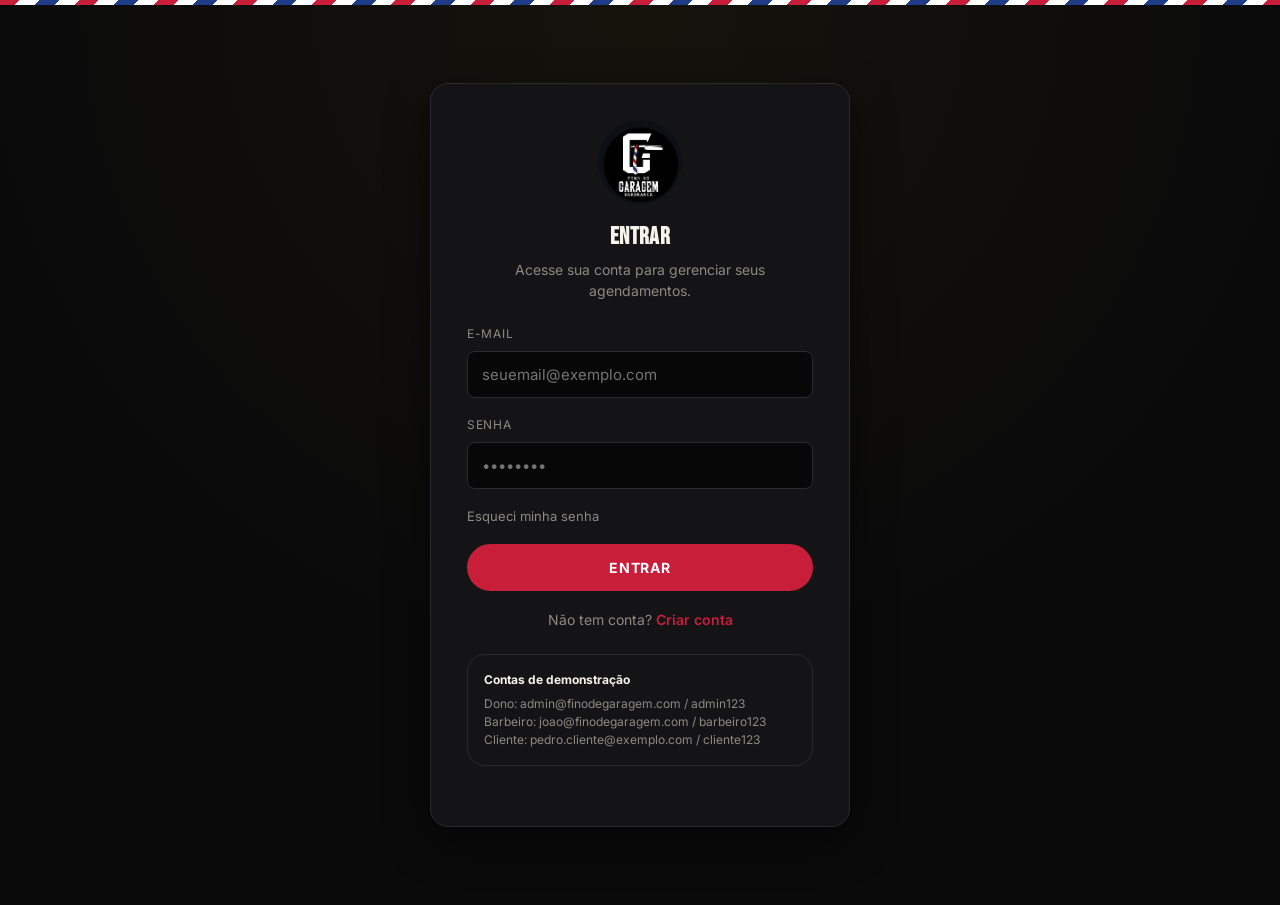
<file: pages/barbeiro.html>
<!DOCTYPE html>
<html lang="pt-BR">
<head>
<meta charset="UTF-8" />
<meta name="viewport" content="width=device-width, initial-scale=1.0" />
<title>Painel do Barbeiro | Fino de Garagem</title>
<link rel="icon" href="../assets/logo.png" type="image/png" />
<link rel="preconnect" href="https://fonts.googleapis.com" />
<link href="https://fonts.googleapis.com/css2?family=Bebas+Neue&family=Inter:wght@400;500;600;700;800&display=swap" rel="stylesheet" />
<link rel="stylesheet" href="../css/style.css" />
<link rel="stylesheet" href="../css/responsive.css" />
</head>
<body>

<div class="barber-stripe"></div>
<div class="mobile-topbar">
  <div class="brand"><img src="../assets/logo.png" alt="Fino de Garagem" class="brand-logo-img sidebar" /><span class="brand-name">FINO DE <span>GARAGEM</span></span></div>
  <button class="nav-toggle sidebar-toggle" aria-label="Abrir menu"><span></span></button>
</div>

<div class="app-shell" id="barberApp">
  <aside class="app-sidebar">
    <div class="brand"><img src="../assets/logo.png" alt="Fino de Garagem" class="brand-logo-img sidebar" /><span class="brand-name">FINO DE <span>GARAGEM</span></span></div>
    <nav class="sidebar-nav">
      <a href="#" class="active" data-section-link="dashboard">📊 Dashboard</a>
      <a href="#" data-section-link="agenda">📅 Agenda</a>
      <a href="#" data-section-link="appointments">🗂️ Agendamentos</a>
      <a href="#" data-section-link="earnings">💰 Meus ganhos</a>
    </nav>
    <div class="sidebar-foot">
      <div class="avatar" data-user-initials></div>
      <div class="who"><strong data-user-name></strong><span>Barbeiro</span></div>
      <button class="btn btn-ghost btn-sm" id="logoutBtn">Saída</button>
    </div>
  </aside>

  <main class="app-main">
    <div class="app-topbar">
      <div><h1>Painel do Barbeiro</h1><p class="sub">Gerencie sua agenda e acompanhe seus ganhos.</p></div>
      <button class="btn btn-primary" id="openBlockModal">+ Bloquear horário</button>
    </div>

    <section data-section="dashboard">
      <div class="kpi-grid">
        <div class="kpi-card"><div class="label">Hoje · Agendamentos</div><div class="value" id="kpiTodayCount">0</div></div>
        <div class="kpi-card"><div class="label">Hoje · Concluídos</div><div class="value" id="kpiTodayDone">0</div></div>
        <div class="kpi-card"><div class="label">Faturamento hoje</div><div class="value gold" id="kpiTodayRevenue">R$ 0</div></div>
        <div class="kpi-card"><div class="label">Horários livres hoje</div><div class="value" id="kpiTodaySlots">0</div></div>
      </div>
      <div class="panel">
        <div class="panel-head"><h3>Próximo cliente</h3></div>
        <p id="kpiTodayNext" style="color:var(--bone);font-size:16px;">—</p>
      </div>
    </section>

    <section data-section="agenda" class="hide">
      <div class="agenda-toolbar">
        <div class="flex gap-12">
          <button class="btn btn-outline btn-sm" id="agendaPrev">‹</button>
          <button class="btn btn-outline btn-sm" id="agendaToday">Hoje</button>
          <button class="btn btn-outline btn-sm" id="agendaNext">›</button>
        </div>
        <strong id="agendaDateLabel" style="color:var(--bone);"></strong>
      </div>
      <div class="panel" id="agendaContainer"></div>
    </section>

    <section data-section="appointments" class="hide">
      <div class="panel-head"><h3 style="font-family:var(--font-display);text-transform:uppercase;font-size:20px;">Meus agendamentos</h3></div>
      <div id="appointmentsListWrap"></div>
    </section>

    <section data-section="earnings" class="hide">
      <div class="panel-head"><h3 style="font-family:var(--font-display);text-transform:uppercase;font-size:20px;">Meus ganhos (mês atual)</h3></div>
      <div id="earningsWrap"></div>
    </section>
  </main>
</div>

<div class="modal-overlay" id="blockModal">
  <div class="modal-box">
    <div class="modal-head"><h3>Bloquear horário</h3><button class="modal-close" data-close-modal="blockModal">&times;</button></div>
    <form id="blockForm">
      <div class="field"><label for="blk-date">Data</label><input type="date" id="blk-date" name="date" required /></div>
      <div class="flex gap-12">
        <div class="field" style="flex:1;"><label for="blk-start">Início</label><input type="time" id="blk-start" name="startTime" value="09:00" /></div>
        <div class="field" style="flex:1;"><label for="blk-end">Fim</label><input type="time" id="blk-end" name="endTime" value="10:00" /></div>
      </div>
      <div class="field">
        <label><input type="checkbox" name="fullDay" /> Bloquear dia inteiro</label>
      </div>
      <div class="field">
        <label for="blk-reason">Motivo</label>
        <select id="blk-reason" name="reason">
          <option>Compromisso pessoal</option>
          <option>Manutenção</option>
          <option>Folga</option>
          <option>Horário reservado</option>
          <option>Imprevisto</option>
        </select>
      </div>
      <button type="submit" class="btn btn-primary btn-block">Confirmar bloqueio</button>
    </form>
  </div>
</div>

<div class="modal-overlay" id="statusModal">
  <div class="modal-box">
    <div class="modal-head"><h3>Detalhes do agendamento</h3><button class="modal-close" data-close-modal="statusModal">&times;</button></div>
    <div id="statusModalBody"></div>
    <button class="btn btn-primary btn-block mt-16" id="saveStatusBtn">Salvar</button>
  </div>
</div>

<nav class="bottom-nav">
  <a href="#" class="active" data-section-link="dashboard">📊<span>Dashboard</span></a>
  <a href="#" data-section-link="agenda">📅<span>Agenda</span></a>
  <a href="#" data-section-link="appointments">🗂️<span>Agenda.</span></a>
  <a href="#" data-section-link="earnings">💰<span>Ganhos</span></a>
</nav>

<script src="../js/data.js"></script>
<script src="../js/auth.js"></script>
<script src="../js/main.js"></script>
<script src="../js/agenda.js"></script>
<script src="../js/barber.js"></script>
<script>
  document.getElementById("logoutBtn")?.addEventListener("click", () => { window.FDG.auth.logout(); location.href = "login.html"; });
  document.querySelectorAll("[data-section-link]").forEach((link) => {
    link.addEventListener("click", (e) => {
      e.preventDefault();
      document.querySelectorAll("[data-section-link]").forEach((l) => l.classList.remove("active"));
      document.querySelectorAll(`[data-section-link="${link.dataset.sectionLink}"]`).forEach((l) => l.classList.add("active"));
      document.querySelectorAll("[data-section]").forEach((s) => s.classList.add("hide"));
      document.querySelector(`[data-section="${link.dataset.sectionLink}"]`)?.classList.remove("hide");
      document.querySelector(".app-sidebar")?.classList.remove("open");
      window.scrollTo({ top: 0 });
    });
  });
</script>
</body>
</html>
</file>
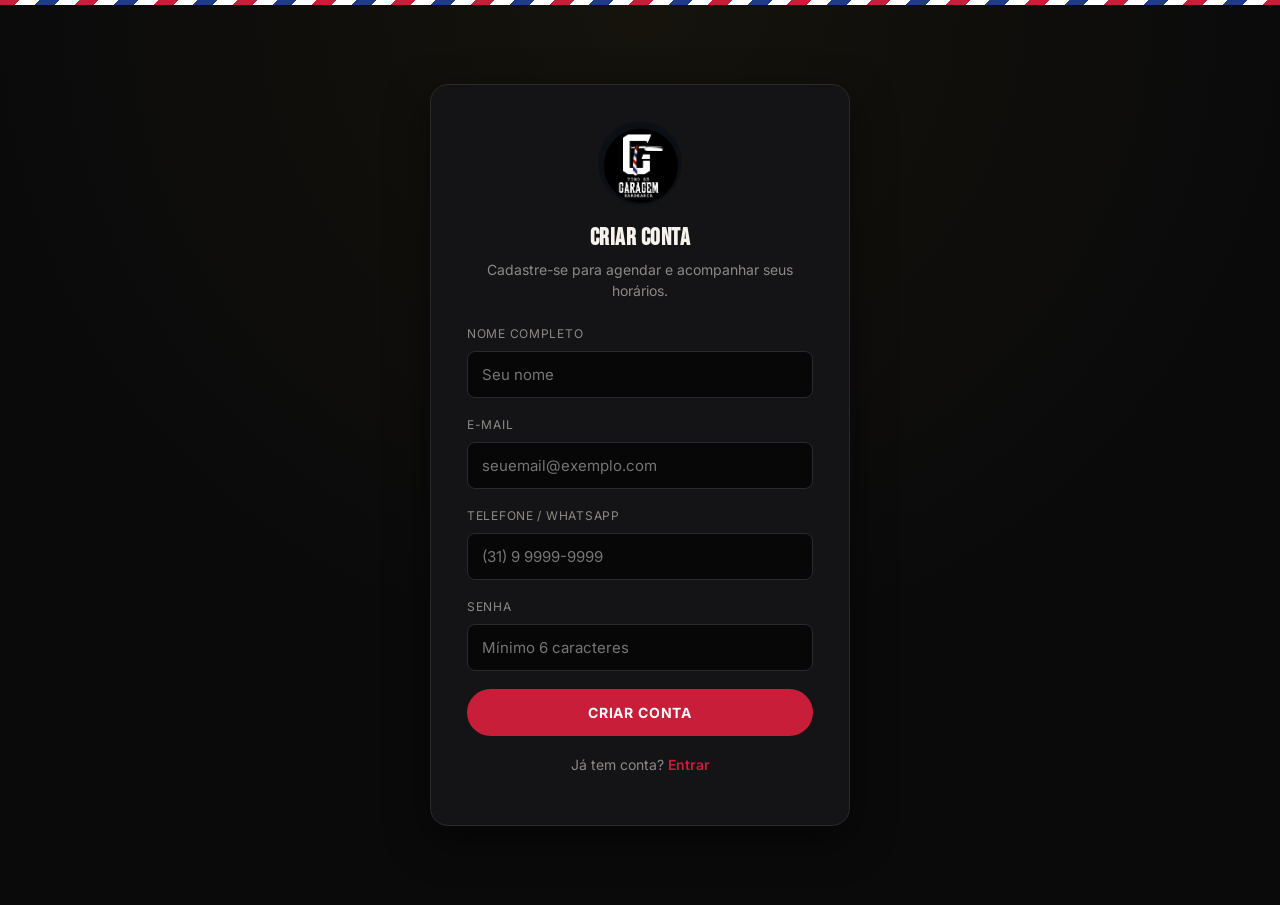
<file: pages/cadastro.html>
<!DOCTYPE html>
<html lang="pt-BR">
<head>
<meta charset="UTF-8" />
<meta name="viewport" content="width=device-width, initial-scale=1.0" />
<title>Criar conta | Fino de Garagem</title>
<meta name="description" content="Crie sua conta na Barbearia Fino de Garagem e agende seus horários online." />
<link rel="icon" href="../assets/logo.png" type="image/png" />
<link rel="preconnect" href="https://fonts.googleapis.com" />
<link href="https://fonts.googleapis.com/css2?family=Bebas+Neue&family=Inter:wght@400;500;600;700;800&display=swap" rel="stylesheet" />
<link rel="stylesheet" href="../css/style.css" />
<link rel="stylesheet" href="../css/responsive.css" />
</head>
<body>
<div class="barber-stripe"></div>
<div class="auth-shell">
  <div class="auth-card">
    <img src="../assets/logo.png" alt="Fino de Garagem" class="brand-logo-img" style="width:84px;height:84px;margin:0 auto 20px;" />
    <h1>Criar conta</h1>
    <p class="sub text-center text-muted">Cadastre-se para agendar e acompanhar seus horários.</p>

    <div class="form-alert error" id="formAlert"></div>

    <form id="registerForm" novalidate>
      <div class="field">
        <label for="name">Nome completo</label>
        <input type="text" id="name" name="name" required placeholder="Seu nome" />
        <span class="field-error">Informe seu nome.</span>
      </div>
      <div class="field">
        <label for="email">E-mail</label>
        <input type="email" id="email" name="email" required autocomplete="email" placeholder="seuemail@exemplo.com" />
        <span class="field-error">Informe um e-mail válido.</span>
      </div>
      <div class="field">
        <label for="phone">Telefone / WhatsApp</label>
        <input type="tel" id="phone" name="phone" required placeholder="(31) 9 9999-9999" />
        <span class="field-error">Informe um telefone válido.</span>
      </div>
      <div class="field">
        <label for="password">Senha</label>
        <input type="password" id="password" name="password" required minlength="6" autocomplete="new-password" placeholder="Mínimo 6 caracteres" />
        <span class="field-error">A senha deve ter ao menos 6 caracteres.</span>
      </div>
      <button type="submit" class="btn btn-primary btn-block">Criar conta</button>
    </form>

    <p class="auth-switch">Já tem conta? <a href="login.html">Entrar</a></p>
  </div>
</div>

<script src="../js/data.js"></script>
<script src="../js/auth.js"></script>
<script src="../js/main.js"></script>
<script>
(async function () {
  await window.FDG.auth.ensureSeedPasswords();
  const { auth, ui } = window.FDG;

  document.getElementById("registerForm").addEventListener("submit", async (e) => {
    e.preventDefault();
    const alertBox = document.getElementById("formAlert");
    alertBox.classList.remove("show");

    const name = document.getElementById("name").value.trim();
    const email = document.getElementById("email").value.trim();
    const phone = document.getElementById("phone").value.trim();
    const password = document.getElementById("password").value;

    if (password.length < 6) {
      alertBox.textContent = "A senha deve ter ao menos 6 caracteres.";
      alertBox.classList.add("show");
      return;
    }

    const result = await auth.registerClient({ name, email, phone, password });
    if (!result.ok) {
      alertBox.textContent = result.error;
      alertBox.classList.add("show");
      return;
    }
    ui.toast("Conta criada com sucesso!", "success");
    location.href = "cliente.html";
  });
})();
</script>
</body>
</html>
</file>
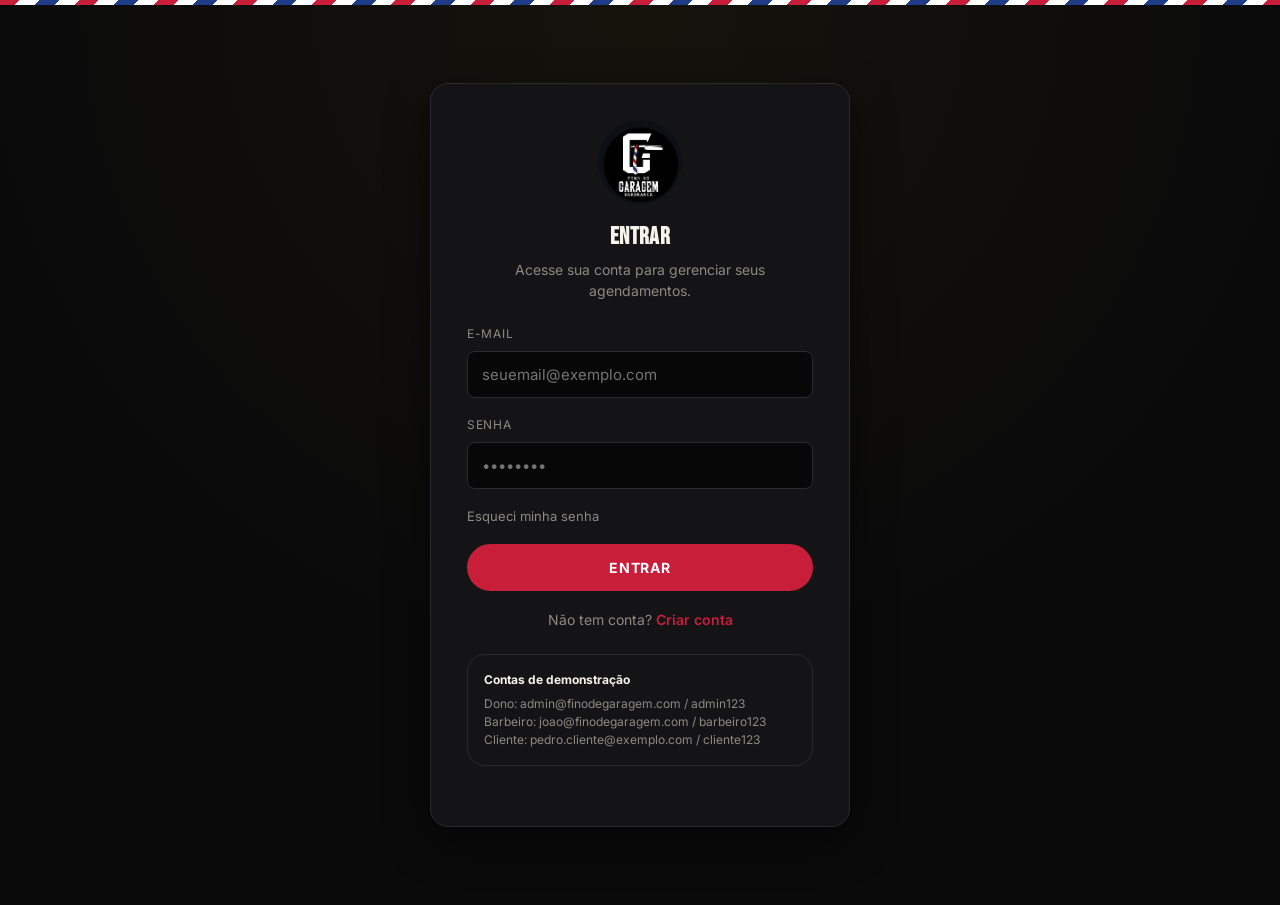
<file: pages/cliente.html>
<!DOCTYPE html>
<html lang="pt-BR">
<head>
<meta charset="UTF-8" />
<meta name="viewport" content="width=device-width, initial-scale=1.0" />
<title>Minha conta | Fino de Garagem</title>
<link rel="icon" href="../assets/logo.png" type="image/png" />
<link rel="preconnect" href="https://fonts.googleapis.com" />
<link href="https://fonts.googleapis.com/css2?family=Bebas+Neue&family=Inter:wght@400;500;600;700;800&display=swap" rel="stylesheet" />
<link rel="stylesheet" href="../css/style.css" />
<link rel="stylesheet" href="../css/responsive.css" />
</head>
<body>

<div class="barber-stripe"></div>
<div class="mobile-topbar">
  <div class="brand"><img src="../assets/logo.png" alt="Fino de Garagem" class="brand-logo-img sidebar" /><span class="brand-name">FINO DE <span>GARAGEM</span></span></div>
  <button class="nav-toggle sidebar-toggle" aria-label="Abrir menu"><span></span></button>
</div>

<div class="app-shell" id="clientApp">
  <aside class="app-sidebar">
    <div class="brand"><img src="../assets/logo.png" alt="Fino de Garagem" class="brand-logo-img sidebar" /><span class="brand-name">FINO DE <span>GARAGEM</span></span></div>
    <nav class="sidebar-nav">
      <a href="#" class="active" data-tab-target="tab-dashboard">🏠 Início</a>
      <a href="#" data-tab-target="tab-history">🗂️ Histórico</a>
      <a href="#" data-tab-target="tab-profile">👤 Meu perfil</a>
      <a href="agendamento.html">📅 Agendar</a>
    </nav>
    <div class="sidebar-foot">
      <div class="avatar" data-user-initials></div>
      <div class="who"><strong data-user-name></strong><span>Cliente</span></div>
      <button class="btn btn-ghost btn-sm" id="logoutBtn">Saída</button>
    </div>
  </aside>

  <main class="app-main">
    <div class="app-topbar">
      <div>
        <h1 id="greetingTitle">Olá, <span id="greetingName"></span> 👋</h1>
        <p class="sub">Acompanhe seus agendamentos e seu histórico na Fino de Garagem.</p>
      </div>
    </div>

    <div class="tab-panel" id="tab-dashboard">
      <div id="nextAppointmentWrap"></div>
      <div id="barberPassWrap" class="mt-24"></div>
    </div>

    <div class="tab-panel hide" id="tab-history">
      <div class="panel-head"><h3 style="font-family:var(--font-display);text-transform:uppercase;font-size:20px;">Histórico de agendamentos</h3></div>
      <div id="historyWrap"></div>
    </div>

    <div class="tab-panel hide" id="tab-profile">
      <div class="panel" style="max-width:480px;">
        <h3 style="font-family:var(--font-display);text-transform:uppercase;font-size:18px;margin-bottom:16px;">Editar perfil</h3>
        <form id="profileForm">
          <div class="field"><label for="pf-name">Nome</label><input type="text" id="pf-name" name="name" required /></div>
          <div class="field"><label for="pf-email">E-mail</label><input type="email" id="pf-email" name="email" disabled /></div>
          <div class="field"><label for="pf-phone">Telefone</label><input type="tel" id="pf-phone" name="phone" /></div>
          <button type="submit" class="btn btn-primary">Salvar alterações</button>
        </form>
      </div>
    </div>
  </main>
</div>

<nav class="bottom-nav">
  <a href="#" class="active" data-tab-target="tab-dashboard">🏠<span>Início</span></a>
  <a href="agendamento.html">📅<span>Agendar</span></a>
  <a href="#" data-tab-target="tab-history">🗂️<span>Histórico</span></a>
  <a href="#" data-tab-target="tab-profile">👤<span>Perfil</span></a>
</nav>

<script src="../js/data.js"></script>
<script src="../js/auth.js"></script>
<script src="../js/main.js"></script>
<script src="../js/client.js"></script>
<script>
  document.getElementById("logoutBtn")?.addEventListener("click", () => { window.FDG.auth.logout(); location.href = "login.html"; });
</script>
</body>
</html>
</file>
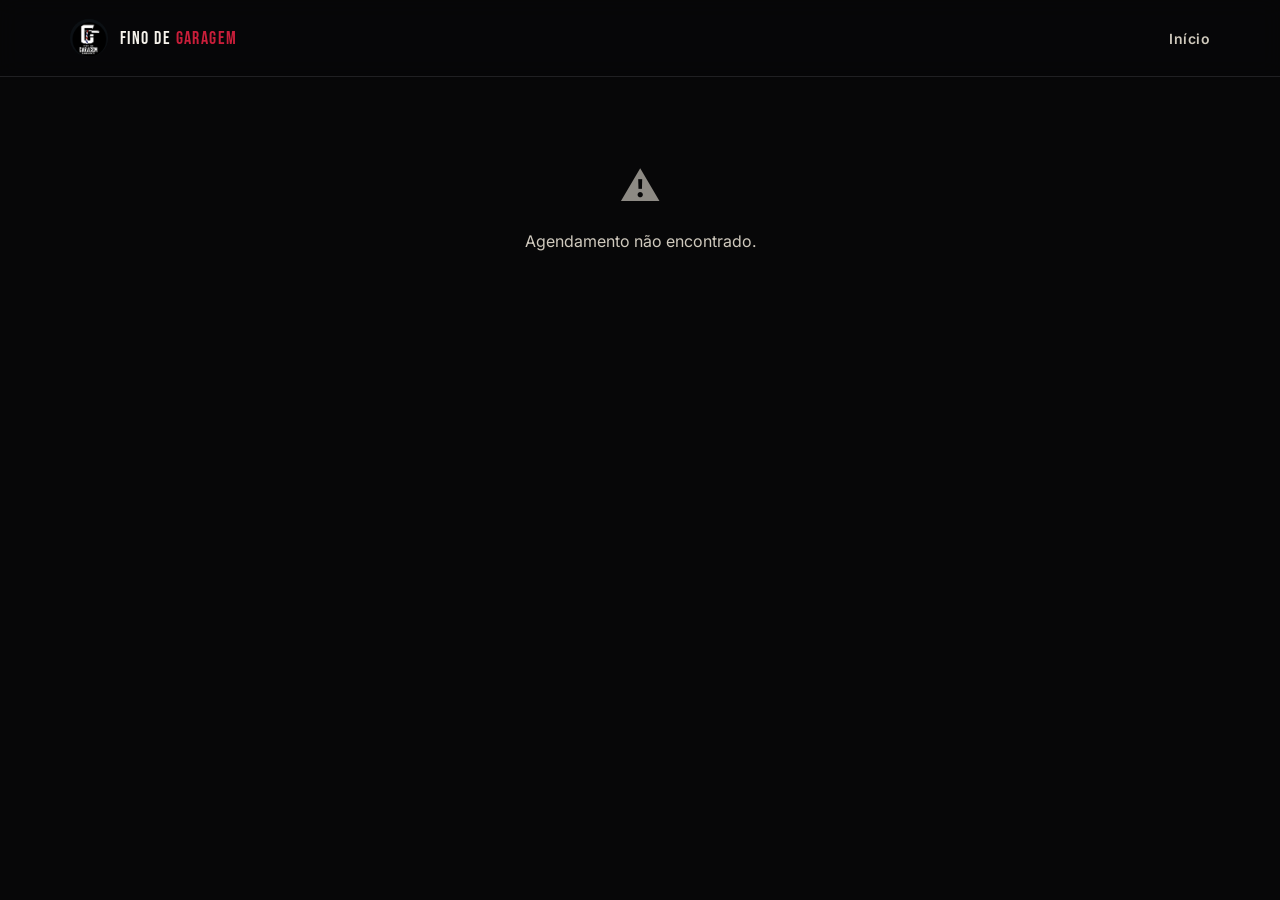
<file: pages/confirmacao.html>
<!DOCTYPE html>
<html lang="pt-BR">
<head>
<meta charset="UTF-8" />
<meta name="viewport" content="width=device-width, initial-scale=1.0" />
<title>Agendamento confirmado | Fino de Garagem</title>
<link rel="icon" href="../assets/logo.png" type="image/png" />
<link rel="preconnect" href="https://fonts.googleapis.com" />
<link href="https://fonts.googleapis.com/css2?family=Bebas+Neue&family=Inter:wght@400;500;600;700;800&display=swap" rel="stylesheet" />
<link rel="stylesheet" href="../css/style.css" />
<link rel="stylesheet" href="../css/responsive.css" />
</head>
<body>
<header class="site-header">
  <div class="container">
    <a href="../index.html" class="brand">
      <img src="../assets/logo.png" alt="Fino de Garagem" class="brand-logo-img sidebar" />
      <span class="brand-name">FINO DE <span>GARAGEM</span></span>
    </a>
    <nav class="main-nav"><a href="../index.html">Início</a></nav>
  </div>
</header>

<div class="booking-shell" id="confirmRoot" style="max-width:520px;"></div>

<script src="../js/data.js"></script>
<script src="../js/auth.js"></script>
<script src="../js/main.js"></script>
<script>
(function () {
  const { db, ui } = window.FDG;
  const params = new URLSearchParams(location.search);
  const appt = db.getAppointment(params.get("appointment"));
  const root = document.getElementById("confirmRoot");
  if (!appt) {
    root.innerHTML = `<div class="empty-state"><div class="icon">⚠️</div><p>Agendamento não encontrado.</p></div>`;
    return;
  }
  const service = db.getService(appt.serviceId);
  const pro = db.getProfessional(appt.professionalId);

  root.innerHTML = `
    <div class="confirm-success">
      <div class="check">✓</div>
      <h2>Agendamento confirmado</h2>
      <div class="confirm-ticket">
        <div class="summary-row"><span class="label">Serviço</span><span class="value">${ui.escapeHtml(service.name)}</span></div>
        <div class="summary-row"><span class="label">Data</span><span class="value">${ui.formatDate(appt.date)}</span></div>
        <div class="summary-row"><span class="label">Horário</span><span class="value">${appt.startTime}</span></div>
        <div class="summary-row"><span class="label">Profissional</span><span class="value">${ui.escapeHtml(pro.displayName)}</span></div>
        <div class="summary-row total"><span class="label">Valor</span><span class="value">${ui.formatBRL(appt.price)}</span></div>
      </div>
      <div class="hero-ctas" style="justify-content:center;">
        <a class="btn btn-outline" id="addCalendarBtn">Adicionar ao calendário</a>
        <a class="btn btn-whatsapp" id="openWhatsappBtn">Abrir no WhatsApp</a>
        <a class="btn btn-primary" href="cliente.html">Ver meu agendamento</a>
      </div>
    </div>`;

  document.getElementById("openWhatsappBtn").href = ui.whatsappLink(
    `Olá! Confirmei meu agendamento de ${service.name} para ${appt.date} às ${appt.startTime}. Gostaria de confirmar os detalhes.`
  );

  document.getElementById("addCalendarBtn").addEventListener("click", (e) => {
    e.preventDefault();
    const start = appt.date.replace(/-/g, "") + "T" + appt.startTime.replace(":", "") + "00";
    const end = appt.date.replace(/-/g, "") + "T" + appt.endTime.replace(":", "") + "00";
    const text = encodeURIComponent(`${service.name} - Fino de Garagem`);
    const url = `https://calendar.google.com/calendar/render?action=TEMPLATE&text=${text}&dates=${start}/${end}`;
    window.open(url, "_blank");
  });
})();
</script>
</body>
</html>
</file>
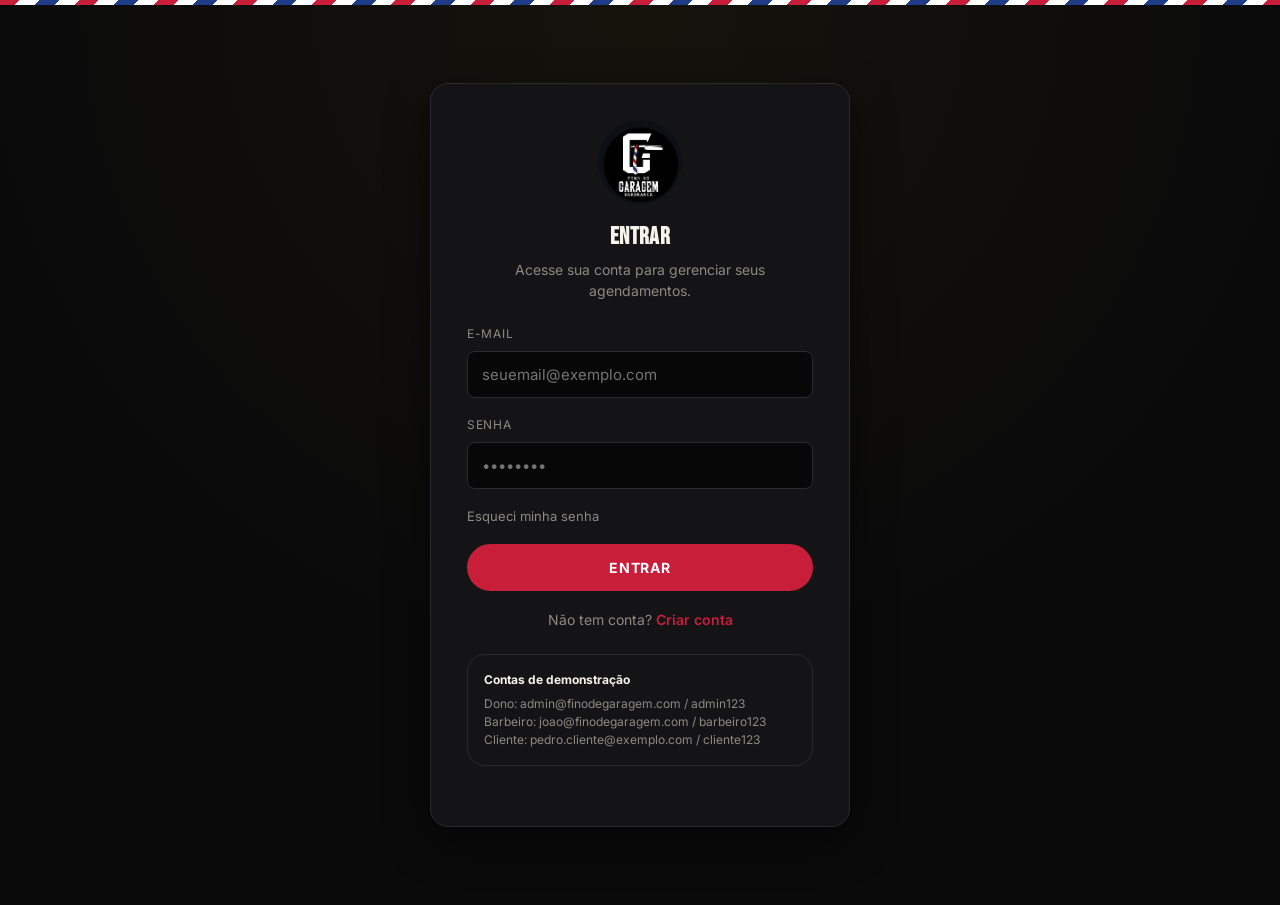
<file: pages/login.html>
<!DOCTYPE html>
<html lang="pt-BR">
<head>
<meta charset="UTF-8" />
<meta name="viewport" content="width=device-width, initial-scale=1.0" />
<title>Entrar | Fino de Garagem</title>
<meta name="description" content="Acesse sua conta na Barbearia Fino de Garagem para gerenciar seus agendamentos." />
<link rel="icon" href="../assets/logo.png" type="image/png" />
<link rel="preconnect" href="https://fonts.googleapis.com" />
<link href="https://fonts.googleapis.com/css2?family=Bebas+Neue&family=Inter:wght@400;500;600;700;800&display=swap" rel="stylesheet" />
<link rel="stylesheet" href="../css/style.css" />
<link rel="stylesheet" href="../css/responsive.css" />
</head>
<body>
<div class="barber-stripe"></div>
<div class="auth-shell">
  <div class="auth-card">
    <img src="../assets/logo.png" alt="Fino de Garagem" class="brand-logo-img" style="width:84px;height:84px;margin:0 auto 20px;" />
    <h1>Entrar</h1>
    <p class="sub text-center text-muted">Acesse sua conta para gerenciar seus agendamentos.</p>

    <div class="form-alert error" id="formAlert"></div>

    <form id="loginForm" novalidate>
      <div class="field">
        <label for="email">E-mail</label>
        <input type="email" id="email" name="email" required autocomplete="email" placeholder="seuemail@exemplo.com" />
        <span class="field-error">Informe um e-mail válido.</span>
      </div>
      <div class="field">
        <label for="password">Senha</label>
        <input type="password" id="password" name="password" required autocomplete="current-password" placeholder="••••••••" />
        <span class="field-error">Informe sua senha.</span>
      </div>
      <div class="flex-between" style="margin-bottom:18px;">
        <a href="#" id="forgotLink" class="text-muted" style="font-size:13px;">Esqueci minha senha</a>
      </div>
      <button type="submit" class="btn btn-primary btn-block">Entrar</button>
    </form>

    <p class="auth-switch">Não tem conta? <a href="cadastro.html">Criar conta</a></p>

    <div class="panel" style="margin-top:24px;padding:16px;font-size:12px;">
      <strong style="color:var(--bone);display:block;margin-bottom:6px;">Contas de demonstração</strong>
      <div class="text-muted">Dono: admin@finodegaragem.com / admin123</div>
      <div class="text-muted">Barbeiro: joao@finodegaragem.com / barbeiro123</div>
      <div class="text-muted">Cliente: pedro.cliente@exemplo.com / cliente123</div>
    </div>
  </div>
</div>

<div class="modal-overlay" id="forgotModal">
  <div class="modal-box">
    <div class="modal-head"><h3>Esqueci minha senha</h3><button class="modal-close" data-close-modal="forgotModal">&times;</button></div>
    <p class="text-muted" style="font-size:14px;">Em produção, este formulário envia um link de redefinição de senha para o seu e-mail cadastrado (via Supabase Auth). Nesta demonstração, nenhum e-mail é enviado.</p>
    <button class="btn btn-outline btn-block" data-close-modal="forgotModal">Entendi</button>
  </div>
</div>

<script src="../js/data.js"></script>
<script src="../js/auth.js"></script>
<script src="../js/main.js"></script>
<script>
(async function () {
  await window.FDG.auth.ensureSeedPasswords();
  const { auth, ui } = window.FDG;

  if (auth.currentUser()) redirectByRole(auth.currentUser());

  function redirectByRole(user) {
    const params = new URLSearchParams(location.search);
    const redirect = params.get("redirect");
    if (user.role === "admin") location.href = "admin.html";
    else if (user.role === "barber") location.href = "barbeiro.html";
    else location.href = redirect || "cliente.html";
  }

  document.getElementById("loginForm").addEventListener("submit", async (e) => {
    e.preventDefault();
    const alertBox = document.getElementById("formAlert");
    alertBox.classList.remove("show");
    const email = document.getElementById("email").value.trim();
    const password = document.getElementById("password").value;
    const result = await auth.login(email, password);
    if (!result.ok) {
      alertBox.textContent = result.error;
      alertBox.classList.add("show");
      return;
    }
    ui.toast("Login realizado com sucesso.", "success");
    redirectByRole(result.user);
  });

  document.getElementById("forgotLink").addEventListener("click", (e) => {
    e.preventDefault();
    ui.openModal("forgotModal");
  });
})();
</script>
</body>
</html>
</file>
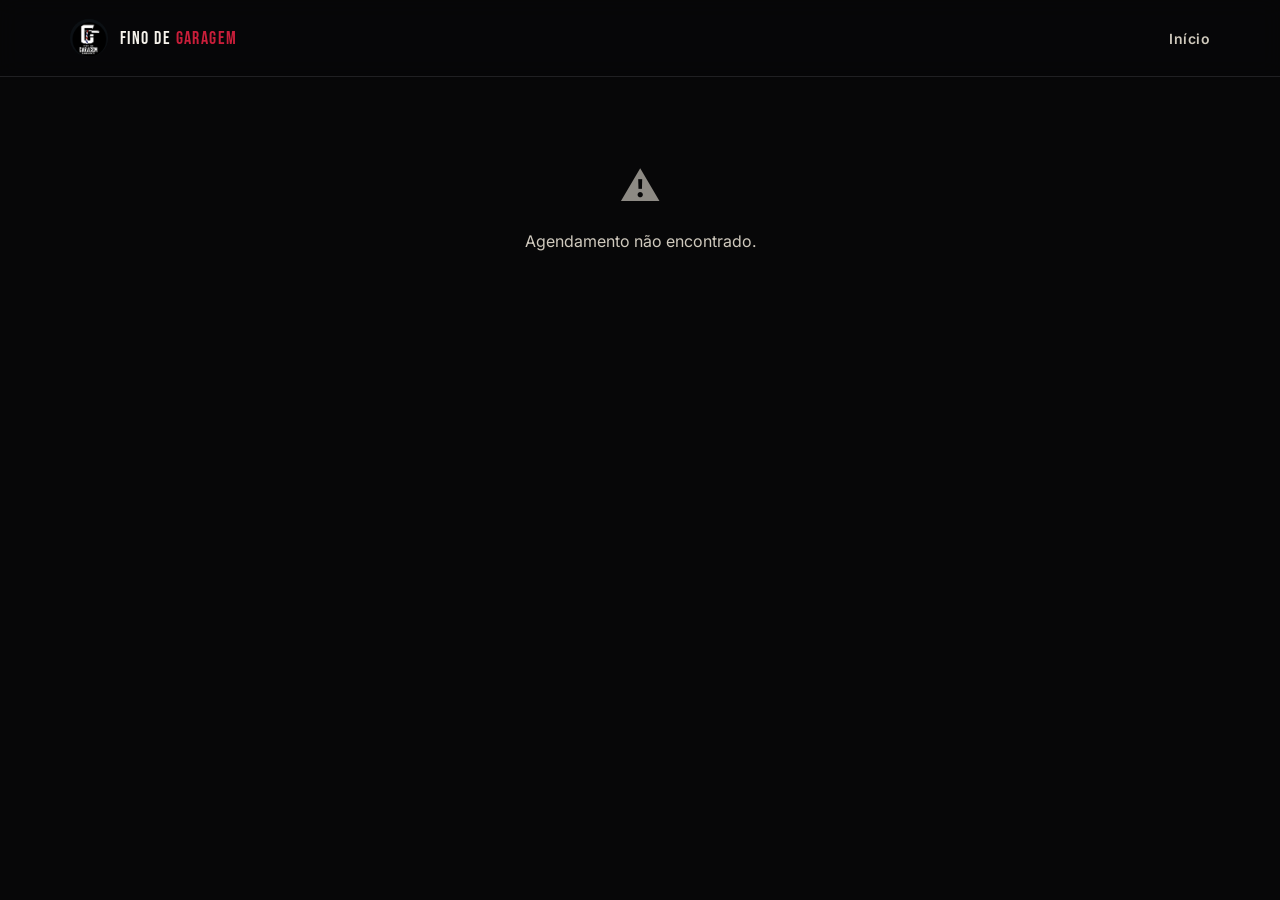
<file: pages/pagamento.html>
<!DOCTYPE html>
<html lang="pt-BR">
<head>
<meta charset="UTF-8" />
<meta name="viewport" content="width=device-width, initial-scale=1.0" />
<title>Pagamento | Fino de Garagem</title>
<link rel="icon" href="../assets/logo.png" type="image/png" />
<link rel="preconnect" href="https://fonts.googleapis.com" />
<link href="https://fonts.googleapis.com/css2?family=Bebas+Neue&family=Inter:wght@400;500;600;700;800&display=swap" rel="stylesheet" />
<link rel="stylesheet" href="../css/style.css" />
<link rel="stylesheet" href="../css/responsive.css" />
</head>
<body>
<header class="site-header">
  <div class="container">
    <a href="../index.html" class="brand">
      <img src="../assets/logo.png" alt="Fino de Garagem" class="brand-logo-img sidebar" />
      <span class="brand-name">FINO DE <span>GARAGEM</span></span>
    </a>
    <nav class="main-nav"><a href="../index.html">Início</a></nav>
  </div>
</header>

<div class="booking-shell" id="payRoot" style="max-width:520px;">
  <h2 class="text-center" style="font-size:28px;margin-bottom:8px;">Pagamento</h2>
  <p class="text-center text-muted" id="payServiceName" style="margin-bottom:4px;"></p>
  <p class="text-center" style="font-family:var(--font-display);font-size:28px;color:var(--gold);" id="payAmount"></p>

  <div class="pix-box hide" id="pixSection">
    <div class="pix-qr" aria-hidden="true"></div>
    <p class="text-muted" style="font-size:13px;">Escaneie o QR Code com o app do seu banco ou copie o código abaixo.</p>
    <div class="pix-code" id="pixCode"></div>
    <button class="btn btn-outline btn-sm" id="copyPixBtn">Copiar código Pix</button>
    <div class="mt-16"><span class="text-muted" style="font-size:12px;">Expira em</span><div class="pix-timer" id="pixTimer">15:00</div></div>
    <button class="btn btn-primary btn-block mt-16" id="simulateCheckStatus">Verificar status do pagamento</button>
    <p class="integration-note">
      Arquitetura preparada para integração com gateway de pagamento (ex.: Mercado Pago). QR Code, código copia-e-cola e confirmação automática via webhook devem ser fornecidos pelo gateway real — credenciais em variáveis de ambiente no backend, nunca no front-end. Ver <code>/backend/README.md</code>.
    </p>
  </div>

  <div class="panel hide" id="cardSection">
    <p class="text-muted" style="font-size:14px;">O checkout de cartão será exibido aqui através do gateway de pagamento integrado (Checkout Transparente/Pro). Nenhum dado de cartão é processado neste protótipo.</p>
    <div class="integration-note">Ponto de integração: TODO_GATEWAY — inserir SDK/checkout do gateway escolhido.</div>
  </div>

  <div class="panel hide" id="localSection">
    <p class="text-muted" style="font-size:14px;">Perfeito! O pagamento será feito diretamente na barbearia, no momento do atendimento.</p>
  </div>

  <button class="btn btn-primary btn-block mt-24" id="goToConfirmation">Ver meu agendamento</button>
</div>

<script src="../js/data.js"></script>
<script src="../js/auth.js"></script>
<script src="../js/main.js"></script>
<script src="../js/payments.js"></script>
</body>
</html>
</file>
<file: css/style.css>
/* ==========================================================================
   FINO DE GARAGEM — Design System
   Paleta: preto / grafite / branco-osso + vermelho e azul da listra da logo
   ========================================================================== */

:root {
  /* Base neutra — preto/grafite/branco-osso, igual ao selo da logo */
  --black: #070708;
  --charcoal: #141416;
  --charcoal-2: #1c1c1f;
  --charcoal-3: #232327;
  --line: #2a2a2e;
  --line-soft: #202023;
  --bone: #f6f3ec;
  --bone-dim: #cfc9bd;
  --muted: #8d8a84;

  /* Cores reais extraídas da logo (listra de barbeiro): vermelho + azul sobre preto/branco */
  --gold: #c81e3a;          /* alias interno mantido por compatibilidade — agora é o vermelho da marca */
  --gold-bright: #e8324f;
  --red: #c81e3a;
  --red-bright: #e8324f;
  --red-dim: #4a1118;
  --blue: #1f3c88;
  --blue-bright: #3457b2;
  --blue-dim: #101d3f;
  --green: #2e7d4f;
  --amber: #b8860b;

  --font-display: "Bebas Neue", "Oswald", "Arial Narrow", sans-serif;
  --font-body: "Inter", -apple-system, BlinkMacSystemFont, "Segoe UI", sans-serif;

  --radius: 10px;
  --radius-lg: 18px;
  --shadow: 0 14px 40px rgba(0, 0, 0, 0.5);
  --shadow-soft: 0 4px 14px rgba(0, 0, 0, 0.35);
  --container: 1180px;
}

* { box-sizing: border-box; }
html { scroll-behavior: smooth; }
body {
  margin: 0;
  background: var(--black);
  color: var(--bone);
  font-family: var(--font-body);
  line-height: 1.5;
  -webkit-font-smoothing: antialiased;
}
img { max-width: 100%; display: block; }
a { color: inherit; text-decoration: none; }
button { font-family: inherit; cursor: pointer; }
h1, h2, h3, h4 {
  font-family: var(--font-display);
  letter-spacing: 0.02em;
  margin: 0 0 0.4em;
  line-height: 1.05;
  text-transform: uppercase;
}
p { margin: 0 0 1em; color: var(--bone-dim); }
ul { margin: 0; padding: 0; list-style: none; }

.container { max-width: var(--container); margin: 0 auto; padding: 0 20px; }
.section { padding: 88px 0; }
.section-head { text-align: center; max-width: 640px; margin: 0 auto 48px; }
.section-head .eyebrow { color: var(--gold); font-weight: 600; letter-spacing: 0.18em; font-size: 13px; text-transform: uppercase; display: block; margin-bottom: 10px; }
.section-head h2 { font-size: clamp(28px, 4vw, 42px); color: var(--bone); }
.section-head p { font-size: 16px; }

:focus-visible { outline: 2px solid var(--gold); outline-offset: 3px; }

input[type="radio"], input[type="checkbox"] { accent-color: var(--red); }

/* ---------- Botões ---------- */
.btn {
  display: inline-flex; align-items: center; justify-content: center; gap: 8px;
  padding: 14px 28px; border-radius: 999px; border: 1px solid transparent;
  font-weight: 700; font-size: 14px; letter-spacing: 0.06em; text-transform: uppercase;
  transition: transform 0.15s ease, background 0.2s ease, border-color 0.2s ease, color .2s ease;
  white-space: nowrap;
}
.btn:active { transform: scale(0.97); }
.btn-primary { background: var(--gold); color: #fff; }
.btn-primary:hover { background: var(--gold-bright); }
.btn-outline { background: transparent; color: var(--bone); border-color: var(--line); }
.btn-outline:hover { border-color: var(--gold); color: var(--gold); }
.btn-ghost { background: transparent; color: var(--bone-dim); border: none; }
.btn-ghost:hover { color: var(--bone); }
.btn-danger { background: transparent; color: #e07a7a; border: 1px solid #6b2c2c; }
.btn-danger:hover { background: #3a1414; }
.btn-block { width: 100%; }
.btn-sm { padding: 9px 18px; font-size: 12px; }
.btn[disabled] { opacity: 0.5; pointer-events: none; }
.btn-whatsapp { background: #1f7a44; color: #fff; }
.btn-whatsapp:hover { background: #249652; }

/* ---------- Listra de barbeiro (assinatura visual da marca) ---------- */
.barber-stripe {
  height: 5px; width: 100%;
  background: repeating-linear-gradient(135deg,
    var(--red) 0 14px, #fff 14px 28px, var(--blue) 28px 42px, #fff 42px 56px);
  background-size: 160% 100%;
  animation: barber-stripe-scroll 6s linear infinite;
}
@keyframes barber-stripe-scroll {
  from { background-position: 0 0; }
  to { background-position: -112px 0; }
}
@media (prefers-reduced-motion: reduce) { .barber-stripe { animation: none; } }

/* ---------- Header ---------- */
.site-header {
  position: sticky; top: 0; z-index: 50;
  background: rgba(7, 7, 8, 0.88); backdrop-filter: blur(10px);
  border-bottom: 1px solid var(--line-soft);
}
.site-header .container { display: flex; align-items: center; justify-content: space-between; height: 76px; }
.brand { display: flex; align-items: center; gap: 12px; }
.brand-mark {
  width: 42px; height: 42px; border-radius: 50%; border: 2px solid var(--gold);
  display: flex; align-items: center; justify-content: center;
  font-family: var(--font-display); color: var(--gold); font-size: 15px;
}
.brand-logo-img { width: 44px; height: 44px; border-radius: 50%; object-fit: cover; flex-shrink: 0; background: var(--black); }
.brand-logo-img.lg { width: 220px; height: 220px; }
.brand-logo-img.sidebar { width: 38px; height: 38px; }
.brand-name { font-family: var(--font-display); font-size: 18px; letter-spacing: 0.08em; color: var(--bone); }
.brand-name span { color: var(--gold); }

.main-nav { display: flex; align-items: center; gap: 28px; }
.main-nav a { font-size: 14px; font-weight: 600; letter-spacing: 0.03em; color: var(--bone-dim); transition: color .2s; }
.main-nav a:hover, .main-nav a.active { color: var(--gold); }
.header-actions { display: flex; align-items: center; gap: 12px; }
.nav-toggle {
  display: none; background: none; border: 1px solid var(--line); border-radius: 8px;
  width: 42px; height: 42px; position: relative; flex-shrink: 0;
}
.nav-toggle span, .nav-toggle::before, .nav-toggle::after {
  content: ""; position: absolute; left: 50%; width: 18px; height: 2px; background: var(--bone);
  transform: translateX(-50%); transition: transform .2s ease, opacity .2s ease;
}
.nav-toggle::before { top: 15px; }
.nav-toggle span { top: 20px; }
.nav-toggle::after { top: 25px; }
.nav-toggle.open::before { top: 20px; transform: translateX(-50%) rotate(45deg); }
.nav-toggle.open span { opacity: 0; }
.nav-toggle.open::after { top: 20px; transform: translateX(-50%) rotate(-45deg); }

/* ---------- Hero ---------- */
.hero {
  position: relative; padding: 140px 0 100px; overflow: hidden;
  background: radial-gradient(ellipse at 20% -10%, rgba(200,30,58,0.14), transparent 60%),
              linear-gradient(180deg, #0a0a0b 0%, #0f0f11 60%, #0a0a0b 100%);
  border-bottom: 1px solid var(--line-soft);
}
.hero::before {
  content: ""; position: absolute; inset: 0; opacity: 0.05; pointer-events: none;
  background-image: repeating-linear-gradient(45deg, #fff 0 1px, transparent 1px 26px);
}
.hero .container { position: relative; display: grid; grid-template-columns: 1.1fr 0.9fr; gap: 48px; align-items: center; }
.hero-eyebrow { color: var(--gold); font-weight: 700; letter-spacing: 0.2em; font-size: 13px; text-transform: uppercase; margin-bottom: 18px; display: inline-block; }
.hero h1 { font-size: clamp(42px, 7vw, 76px); color: var(--bone); }
.hero h1 .accent { color: var(--gold); }
.hero-sub { font-size: 18px; max-width: 460px; color: var(--bone-dim); }
.hero-ctas { display: flex; gap: 16px; margin-top: 32px; flex-wrap: wrap; }
.hero-badges { display: flex; gap: 28px; margin-top: 48px; flex-wrap: wrap; }
.hero-badge strong { display: block; font-family: var(--font-display); font-size: 26px; color: var(--gold); }
.hero-badge span { font-size: 12px; color: var(--muted); letter-spacing: 0.05em; text-transform: uppercase; }
.hero-art {
  aspect-ratio: 4/5; border-radius: var(--radius-lg); border: 1px solid var(--line);
  background: linear-gradient(160deg, var(--charcoal-2), #0a0a0b);
  display: flex; align-items: center; justify-content: center; position: relative; box-shadow: var(--shadow);
  overflow: hidden;
}
.hero-art::before {
  content: ""; position: absolute; width: 340px; height: 340px; border-radius: 50%;
  background: radial-gradient(circle, rgba(200,30,58,0.28), rgba(31,60,136,0.18) 55%, transparent 72%);
  filter: blur(10px);
}
.hero-art img.brand-logo-img { position: relative; box-shadow: 0 0 0 1px var(--line), var(--shadow); }

/* ---------- Cards de serviço ---------- */
.services-grid { display: grid; grid-template-columns: repeat(3, 1fr); gap: 22px; }
.service-card {
  background: var(--charcoal); border: 1px solid var(--line); border-radius: var(--radius-lg);
  padding: 26px; display: flex; flex-direction: column; gap: 10px; transition: border-color .2s, transform .2s;
}
.service-card:hover { border-color: var(--gold); transform: translateY(-4px); }
.service-card .cat { font-size: 11px; letter-spacing: 0.12em; text-transform: uppercase; color: var(--muted); }
.service-card h3 { font-size: 20px; color: var(--bone); margin-bottom: 2px; }
.service-card .desc { font-size: 14px; color: var(--bone-dim); flex: 1; margin: 0; }
.service-card .meta { display: flex; justify-content: space-between; align-items: center; margin-top: 6px; }
.service-card .price { font-family: var(--font-display); font-size: 24px; color: var(--gold); }
.service-card .duration { font-size: 12px; color: var(--muted); }
.service-card .btn { margin-top: 8px; }

/* ---------- Seção localização / avaliações ---------- */
.two-col { display: grid; grid-template-columns: 1fr 1fr; gap: 40px; align-items: start; }
.info-card { background: var(--charcoal); border: 1px solid var(--line); border-radius: var(--radius-lg); padding: 28px; }
.info-card h3 { color: var(--bone); font-size: 20px; margin-bottom: 14px; }
.info-row { display: flex; gap: 12px; margin-bottom: 10px; font-size: 14px; color: var(--bone-dim); }
.info-row strong { color: var(--bone); min-width: 90px; }
.map-embed { border-radius: var(--radius-lg); overflow: hidden; border: 1px solid var(--line); height: 320px; }
.map-embed iframe { width: 100%; height: 100%; border: 0; filter: grayscale(0.2) contrast(1.05); }

.rating-block { text-align: center; padding: 40px; background: var(--charcoal); border: 1px solid var(--line); border-radius: var(--radius-lg); }
.rating-score { font-family: var(--font-display); font-size: 64px; color: var(--gold); }
.rating-stars { color: var(--gold); font-size: 22px; letter-spacing: 4px; margin: 8px 0; }
.rating-count { color: var(--muted); font-size: 14px; }

/* ---------- Footer ---------- */
.site-footer { border-top: 1px solid var(--line-soft); padding: 56px 0 28px; background: #070707; }
.footer-grid { display: grid; grid-template-columns: 1.4fr 1fr 1fr; gap: 32px; margin-bottom: 36px; }
.footer-col h4 { color: var(--bone); font-size: 14px; letter-spacing: 0.08em; margin-bottom: 14px; }
.footer-col a, .footer-col p { font-size: 14px; color: var(--muted); display: block; margin-bottom: 8px; }
.footer-col a:hover { color: var(--gold); }
.footer-bottom { border-top: 1px solid var(--line-soft); padding-top: 22px; text-align: center; font-size: 12px; color: var(--muted); }

/* ---------- WhatsApp flutuante ---------- */
.whatsapp-float {
  position: fixed; bottom: 22px; right: 22px; z-index: 60;
  width: 58px; height: 58px; border-radius: 50%; background: #1f7a44; color: #fff;
  display: flex; align-items: center; justify-content: center; box-shadow: var(--shadow);
  font-size: 26px;
}
.whatsapp-float:hover { background: #249652; }

/* ---------- Auth pages ---------- */
.auth-shell { min-height: 100vh; display: flex; align-items: center; justify-content: center; padding: 24px; background: radial-gradient(circle at 50% 0%, #15130c, #0a0a0b 60%); }
.auth-card { width: 100%; max-width: 420px; background: var(--charcoal); border: 1px solid var(--line); border-radius: var(--radius-lg); padding: 36px; box-shadow: var(--shadow); }
.auth-card .logo-wordmark { margin: 0 auto 24px; }
.auth-card h1 { font-size: 24px; text-align: center; color: var(--bone); }
.auth-card .sub { text-align: center; font-size: 14px; margin-bottom: 24px; }
.auth-switch { text-align: center; font-size: 14px; margin-top: 18px; color: var(--muted); }
.auth-switch a { color: var(--gold); font-weight: 600; }

.field { margin-bottom: 18px; }
.field label { display: block; font-size: 12px; letter-spacing: 0.06em; text-transform: uppercase; color: var(--muted); margin-bottom: 8px; }
.field input, .field select, .field textarea {
  width: 100%; background: var(--black); border: 1px solid var(--line); border-radius: 8px;
  padding: 13px 14px; color: var(--bone); font-size: 15px; font-family: inherit;
}
.field input:focus, .field select:focus, .field textarea:focus { border-color: var(--gold); outline: none; }
.field-error { color: #e07a7a; font-size: 12px; margin-top: 6px; display: none; }
.field.invalid input { border-color: #8b2c2c; }
.field.invalid .field-error { display: block; }
.field-hint { font-size: 12px; color: var(--muted); margin-top: 6px; }

.form-alert { padding: 12px 14px; border-radius: 8px; font-size: 13px; margin-bottom: 18px; display: none; }
.form-alert.show { display: block; }
.form-alert.error { background: #2a1414; color: #f0a0a0; border: 1px solid #4a2020; }
.form-alert.success { background: #122a1b; color: #9fdcb6; border: 1px solid #1f4a30; }

/* ---------- App shell (painéis logados) ---------- */
.app-shell { display: grid; grid-template-columns: 250px 1fr; min-height: 100vh; }
.app-sidebar {
  background: #0d0d0e; border-right: 1px solid var(--line-soft);
  padding: 24px 16px; display: flex; flex-direction: column; position: sticky; top: 0; height: 100vh;
}
.app-sidebar .brand { padding: 0 8px 24px; border-bottom: 1px solid var(--line-soft); margin-bottom: 18px; }
.sidebar-nav { flex: 1; display: flex; flex-direction: column; gap: 4px; }
.sidebar-nav a {
  display: flex; align-items: center; gap: 12px; padding: 11px 14px; border-radius: 8px;
  font-size: 14px; font-weight: 600; color: var(--bone-dim);
}
.sidebar-nav a:hover { background: var(--charcoal-2); color: var(--bone); }
.sidebar-nav a.active { background: var(--gold); color: #fff; }
.sidebar-foot { border-top: 1px solid var(--line-soft); padding-top: 16px; display: flex; align-items: center; gap: 10px; }
.avatar { width: 38px; height: 38px; border-radius: 50%; background: var(--charcoal-2); border: 1px solid var(--line); display: flex; align-items: center; justify-content: center; font-weight: 700; color: var(--gold); font-size: 13px; flex-shrink: 0; }
.sidebar-foot .who { flex: 1; min-width: 0; }
.sidebar-foot .who strong { display: block; font-size: 13px; color: var(--bone); white-space: nowrap; overflow: hidden; text-overflow: ellipsis; }
.sidebar-foot .who span { font-size: 11px; color: var(--muted); text-transform: uppercase; }

.app-main { padding: 28px 32px 90px; background: var(--black); }
.app-topbar { display: flex; align-items: center; justify-content: space-between; margin-bottom: 28px; gap: 16px; flex-wrap: wrap; }
.app-topbar h1 { font-size: 26px; color: var(--bone); margin: 0; }
.app-topbar .sub { color: var(--muted); font-size: 13px; margin: 4px 0 0; }

.mobile-topbar { display: none; }
.bottom-nav { display: none; }

/* ---------- KPI cards ---------- */
.kpi-grid { display: grid; grid-template-columns: repeat(4, 1fr); gap: 18px; margin-bottom: 28px; }
.kpi-card { background: var(--charcoal); border: 1px solid var(--line); border-radius: var(--radius); padding: 20px; }
.kpi-card .label { font-size: 12px; color: var(--muted); text-transform: uppercase; letter-spacing: 0.06em; }
.kpi-card .value { font-family: var(--font-display); font-size: 30px; color: var(--bone); margin-top: 6px; }
.kpi-card .value.gold { color: var(--gold); }
.kpi-card .delta { font-size: 12px; margin-top: 6px; color: var(--muted); }
.kpi-card .delta.up { color: #7fd99b; }
.kpi-card .delta.down { color: #e07a7a; }

.panel { background: var(--charcoal); border: 1px solid var(--line); border-radius: var(--radius-lg); padding: 24px; margin-bottom: 24px; }
.panel-head { display: flex; justify-content: space-between; align-items: center; margin-bottom: 18px; gap: 12px; flex-wrap: wrap; }
.panel-head h3 { font-size: 16px; color: var(--bone); margin: 0; text-transform: none; font-family: var(--font-body); font-weight: 700; }

.tag { display: inline-flex; align-items: center; gap: 6px; font-size: 11px; font-weight: 700; padding: 5px 10px; border-radius: 999px; text-transform: uppercase; letter-spacing: 0.04em; }
.tag::before { content: ""; width: 6px; height: 6px; border-radius: 50%; background: currentColor; }
.tag-pendente { background: rgba(184,134,11,0.15); color: var(--amber); }
.tag-confirmado { background: rgba(52,87,178,0.18); color: #7b9bea; }
.tag-em_atendimento { background: rgba(200,30,58,0.18); color: var(--gold); }
.tag-concluido { background: rgba(46,125,79,0.18); color: #6fcf97; }
.tag-cancelado { background: rgba(139,30,30,0.18); color: #e07a7a; }
.tag-no_show { background: rgba(139,30,30,0.1); color: #b08d8d; }

/* Tabelas */
.table-wrap { overflow-x: auto; }
table.data-table { width: 100%; border-collapse: collapse; min-width: 560px; }
table.data-table th { text-align: left; font-size: 11px; text-transform: uppercase; letter-spacing: 0.06em; color: var(--muted); padding: 10px 14px; border-bottom: 1px solid var(--line); }
table.data-table td { padding: 14px; border-bottom: 1px solid var(--line-soft); font-size: 14px; color: var(--bone-dim); }
table.data-table tr:hover td { background: var(--charcoal-2); }
table.data-table td.strong { color: var(--bone); font-weight: 600; }

.empty-state { text-align: center; padding: 48px 20px; color: var(--muted); }
.empty-state .icon { font-size: 40px; margin-bottom: 12px; }

/* ---------- Booking / Stepper ---------- */
.booking-shell { max-width: 880px; margin: 0 auto; padding: 32px 20px 100px; }
.stepper { display: flex; justify-content: space-between; margin-bottom: 40px; position: relative; }
.stepper::before { content:""; position:absolute; top:14px; left:0; right:0; height:1px; background:var(--line); z-index:0; }
.step { display: flex; flex-direction: column; align-items: center; gap: 8px; position: relative; z-index: 1; flex:1; }
.step .dot { width: 30px; height: 30px; border-radius: 50%; background: var(--charcoal); border: 1px solid var(--line); display: flex; align-items: center; justify-content: center; font-size: 13px; font-weight: 700; color: var(--muted); }
.step.active .dot { background: var(--gold); border-color: var(--gold); color: #fff; }
.step.done .dot { background: var(--green); border-color: var(--green); color: #fff; }
.step span.label { font-size: 11px; color: var(--muted); text-transform: uppercase; letter-spacing: 0.04em; text-align: center; }
.step.active span.label { color: var(--bone); }

.option-grid { display: grid; grid-template-columns: repeat(2, 1fr); gap: 14px; }
.option-card {
  border: 1px solid var(--line); background: var(--charcoal); border-radius: var(--radius);
  padding: 18px; cursor: pointer; transition: border-color .15s, background .15s;
}
.option-card:hover { border-color: var(--gold); }
.option-card.selected { border-color: var(--gold); background: rgba(200,30,58,0.08); }
.option-card h4 { font-size: 15px; margin: 0 0 4px; color: var(--bone); text-transform: none; font-family: var(--font-body); }
.option-card .price { color: var(--gold); font-weight: 700; font-size: 14px; }
.option-card .small { font-size: 12px; color: var(--muted); }

.slots-grid { display: grid; grid-template-columns: repeat(4, 1fr); gap: 10px; }
.slot-btn { padding: 12px 8px; border-radius: 8px; border: 1px solid var(--line); background: var(--charcoal); color: var(--bone); font-weight: 600; font-size: 14px; }
.slot-btn:hover { border-color: var(--gold); }
.slot-btn.selected { background: var(--gold); color: #fff; border-color: var(--gold); }

.summary-card { background: var(--charcoal); border: 1px solid var(--line); border-radius: var(--radius-lg); padding: 26px; }
.summary-row { display: flex; justify-content: space-between; padding: 12px 0; border-bottom: 1px solid var(--line-soft); font-size: 14px; }
.summary-row:last-child { border-bottom: none; }
.summary-row .label { color: var(--muted); text-transform: uppercase; font-size: 11px; letter-spacing: .05em; }
.summary-row .value { color: var(--bone); font-weight: 600; }
.summary-row.total .value { color: var(--gold); font-size: 22px; font-family: var(--font-display); }

.booking-nav { display: flex; justify-content: space-between; margin-top: 32px; gap: 12px; }

.confirm-success { text-align: center; padding: 40px 20px; }
.confirm-success .check { width: 72px; height: 72px; border-radius: 50%; background: var(--green); color: #fff; display: flex; align-items: center; justify-content: center; margin: 0 auto 20px; font-size: 32px; }
.confirm-success h2 { color: var(--bone); }
.confirm-ticket { background: var(--charcoal); border: 1px solid var(--line); border-radius: var(--radius-lg); padding: 24px; max-width: 420px; margin: 24px auto; text-align: left; }

/* ---------- Pagamento ---------- */
.pay-methods { display: grid; grid-template-columns: repeat(3, 1fr); gap: 12px; }
.pix-box { text-align: center; padding: 24px; background: var(--charcoal); border: 1px solid var(--line); border-radius: var(--radius-lg); }
.pix-qr { width: 200px; height: 200px; margin: 0 auto 16px; background: repeating-conic-gradient(#000 0% 25%, #fff 0% 50%) 0 0/20px 20px; border-radius: 8px; border: 1px solid var(--line); }
.pix-code { background: var(--black); border: 1px solid var(--line); border-radius: 8px; padding: 10px 14px; font-family: monospace; font-size: 12px; word-break: break-all; color: var(--bone-dim); margin: 12px 0; }
.pix-timer { color: var(--gold); font-family: var(--font-display); font-size: 22px; }
.integration-note { font-size: 12px; color: var(--muted); border-top: 1px dashed var(--line); margin-top: 16px; padding-top: 12px; }

/* ---------- Agenda visual ---------- */
.agenda-toolbar { display: flex; justify-content: space-between; align-items: center; margin-bottom: 18px; flex-wrap: wrap; gap: 12px; }
.view-switch { display: flex; gap: 6px; background: var(--charcoal); border: 1px solid var(--line); border-radius: 999px; padding: 4px; }
.view-switch button { border: none; background: transparent; color: var(--muted); padding: 7px 16px; border-radius: 999px; font-size: 13px; font-weight: 600; }
.view-switch button.active { background: var(--gold); color: #fff; }
.agenda-day { display: flex; flex-direction: column; gap: 10px; }
.agenda-slot { display: grid; grid-template-columns: 70px 1fr; gap: 14px; align-items: start; }
.agenda-time { color: var(--muted); font-size: 13px; padding-top: 12px; }
.agenda-block {
  border-radius: 10px; padding: 12px 16px; border-left: 4px solid var(--blue);
  background: var(--charcoal-2); display: flex; justify-content: space-between; align-items: center; gap: 10px; flex-wrap: wrap;
}
.agenda-block strong { color: var(--bone); display:block; }
.agenda-block small { color: var(--muted); }
.agenda-block.status-confirmado { border-left-color: var(--blue-bright); }
.agenda-block.status-pendente { border-left-color: var(--amber); }
.agenda-block.status-em_atendimento { border-left-color: var(--gold); }
.agenda-block.status-concluido { border-left-color: #6fcf97; }
.agenda-block.status-cancelado { border-left-color: #e07a7a; opacity: .6; }
.agenda-block.empty { background: transparent; border-left-color: var(--line); color: var(--muted); font-size: 13px; padding: 10px 16px; }

/* ---------- Barber pass (fidelidade) ---------- */
.pass-strip { display: flex; gap: 10px; flex-wrap: wrap; }
.pass-stamp { width: 42px; height: 42px; border-radius: 50%; display: flex; align-items: center; justify-content: center; font-size: 14px; font-weight: 700; border: 1px solid var(--line); color: var(--muted); }
.pass-stamp.done { background: var(--gold); color: #fff; border-color: var(--gold); }

/* ---------- Next appointment hero card (cliente) ---------- */
.next-appt-card {
  background: linear-gradient(135deg, var(--charcoal-2), var(--charcoal));
  border: 1px solid var(--gold); border-radius: var(--radius-lg); padding: 28px;
  position: relative; overflow: hidden;
}
.next-appt-card .eyebrow { color: var(--gold); font-size: 12px; letter-spacing: 0.1em; text-transform: uppercase; }
.next-appt-card h3 { font-size: 24px; color: var(--bone); margin: 6px 0 14px; }
.next-appt-card .meta-row { display: flex; gap: 22px; margin-bottom: 20px; flex-wrap: wrap; }
.next-appt-card .meta-row div span { display: block; font-size: 11px; color: var(--muted); text-transform: uppercase; }
.next-appt-card .meta-row div strong { font-size: 16px; color: var(--bone); }
.next-appt-card .actions { display: flex; gap: 10px; flex-wrap: wrap; }

/* ---------- Modal / Toast ---------- */
.modal-overlay {
  position: fixed; inset: 0; background: rgba(0,0,0,0.65); display: none;
  align-items: center; justify-content: center; z-index: 100; padding: 20px;
}
.modal-overlay.show { display: flex; }
.modal-box { background: var(--charcoal); border: 1px solid var(--line); border-radius: var(--radius-lg); padding: 28px; max-width: 480px; width: 100%; max-height: 90vh; overflow-y: auto; box-shadow: var(--shadow); }
.modal-head { display: flex; justify-content: space-between; align-items: center; margin-bottom: 18px; }
.modal-head h3 { color: var(--bone); font-size: 18px; margin: 0; text-transform: none; font-family: var(--font-body); }
.modal-close { background: none; border: none; color: var(--muted); font-size: 20px; }

.toast-stack { position: fixed; bottom: 24px; left: 24px; z-index: 110; display: flex; flex-direction: column; gap: 10px; }
.toast { background: var(--charcoal-2); border: 1px solid var(--line); border-left: 4px solid var(--gold); border-radius: 8px; padding: 14px 18px; min-width: 260px; box-shadow: var(--shadow-soft); font-size: 14px; color: var(--bone); animation: toast-in .25s ease; }
.toast.error { border-left-color: #e07a7a; }
.toast.success { border-left-color: #6fcf97; }
@keyframes toast-in { from { opacity:0; transform: translateY(10px); } to { opacity:1; transform: translateY(0); } }

/* ---------- Skeleton ---------- */
.skeleton { background: linear-gradient(90deg, var(--charcoal) 25%, var(--charcoal-2) 37%, var(--charcoal) 63%); background-size: 400% 100%; animation: skeleton-loading 1.4s ease infinite; border-radius: 8px; }
@keyframes skeleton-loading { 0% { background-position: 100% 50%; } 100% { background-position: 0 50%; } }

/* ---------- Utilitários ---------- */
.flex { display: flex; }
.flex-between { display: flex; justify-content: space-between; align-items: center; }
.gap-8 { gap: 8px; } .gap-12 { gap: 12px; } .gap-16 { gap: 16px; }
.mt-8 { margin-top: 8px; } .mt-16 { margin-top: 16px; } .mt-24 { margin-top: 24px; }
.text-muted { color: var(--muted); }
.text-center { text-align: center; }
.hide { display: none !important; }
</file>
<file: css/responsive.css>
/* ==========================================================================
   FINO DE GARAGEM — Responsivo (mobile-first overrides)
   ========================================================================== */

@media (max-width: 1024px) {
  .services-grid { grid-template-columns: repeat(2, 1fr); }
  .kpi-grid { grid-template-columns: repeat(2, 1fr); }
  .hero .container { grid-template-columns: 1fr; }
  .hero-art { max-width: 360px; margin: 0 auto; }
  .two-col { grid-template-columns: 1fr; }
  .footer-grid { grid-template-columns: 1fr 1fr; }
}

@media (max-width: 900px) {
  .app-shell { grid-template-columns: 1fr; }
  .app-sidebar { display: none; }
  .app-sidebar.open { display: flex; position: fixed; z-index: 90; width: 260px; }
  .mobile-topbar {
    display: flex; align-items: center; justify-content: space-between;
    padding: 14px 16px; background: #0d0d0e; border-bottom: 1px solid var(--line-soft);
    position: sticky; top: 0; z-index: 40;
  }
  .mobile-topbar .brand-name { font-size: 15px; }
  .app-main { padding: 20px 16px 100px; }
  .bottom-nav {
    display: flex; position: fixed; bottom: 0; left: 0; right: 0; z-index: 80;
    background: #0d0d0e; border-top: 1px solid var(--line-soft);
    padding: 8px 6px calc(8px + env(safe-area-inset-bottom));
    justify-content: space-between;
  }
  .bottom-nav a { flex: 1; display: flex; flex-direction: column; align-items: center; gap: 4px; font-size: 10px; color: var(--muted); padding: 6px 2px; text-transform: uppercase; letter-spacing: .02em; }
  .bottom-nav a.active { color: var(--gold); }
  .bottom-nav .bn-icon { font-size: 18px; }
}

@media (max-width: 860px) {
  .main-nav { display: none; }
  .nav-toggle { display: flex; }
  .main-nav.mobile-open {
    display: flex; flex-direction: column; position: absolute; top: 76px; left: 0; right: 0;
    background: var(--black); border-bottom: 1px solid var(--line-soft); padding: 16px 20px; gap: 18px;
  }
}

@media (max-width: 760px) {
  .section { padding: 60px 0; }
  .services-grid { grid-template-columns: 1fr; }
  .option-grid { grid-template-columns: 1fr; }
  .slots-grid { grid-template-columns: repeat(3, 1fr); }
  .kpi-grid { grid-template-columns: 1fr 1fr; gap: 12px; }
  .hero { padding: 100px 0 64px; }
  .hero-ctas .btn { flex: 1; }
  .hero-badges { justify-content: center; gap: 20px; }
  .footer-grid { grid-template-columns: 1fr; gap: 24px; }
  .pay-methods { grid-template-columns: 1fr; }
  .agenda-slot { grid-template-columns: 56px 1fr; }
}

@media (max-width: 480px) {
  .container { padding: 0 16px; }
  .hero h1 { font-size: 40px; }
  .hero-sub { font-size: 15px; }
  .btn { padding: 13px 20px; font-size: 13px; }
  .kpi-grid { grid-template-columns: 1fr 1fr; }
  .kpi-card .value { font-size: 24px; }
  .slots-grid { grid-template-columns: repeat(2, 1fr); }
  .booking-shell { padding: 20px 14px 110px; }
  .step span.label { display: none; }
  .auth-card { padding: 26px 20px; }
  .rating-score { font-size: 48px; }
  table.data-table { min-width: 480px; }
}

@media (max-width: 400px) {
  .brand-name { font-size: 14px; }
  .hero-badges { gap: 16px; }
  .hero-badge strong { font-size: 20px; }
}
</file>
